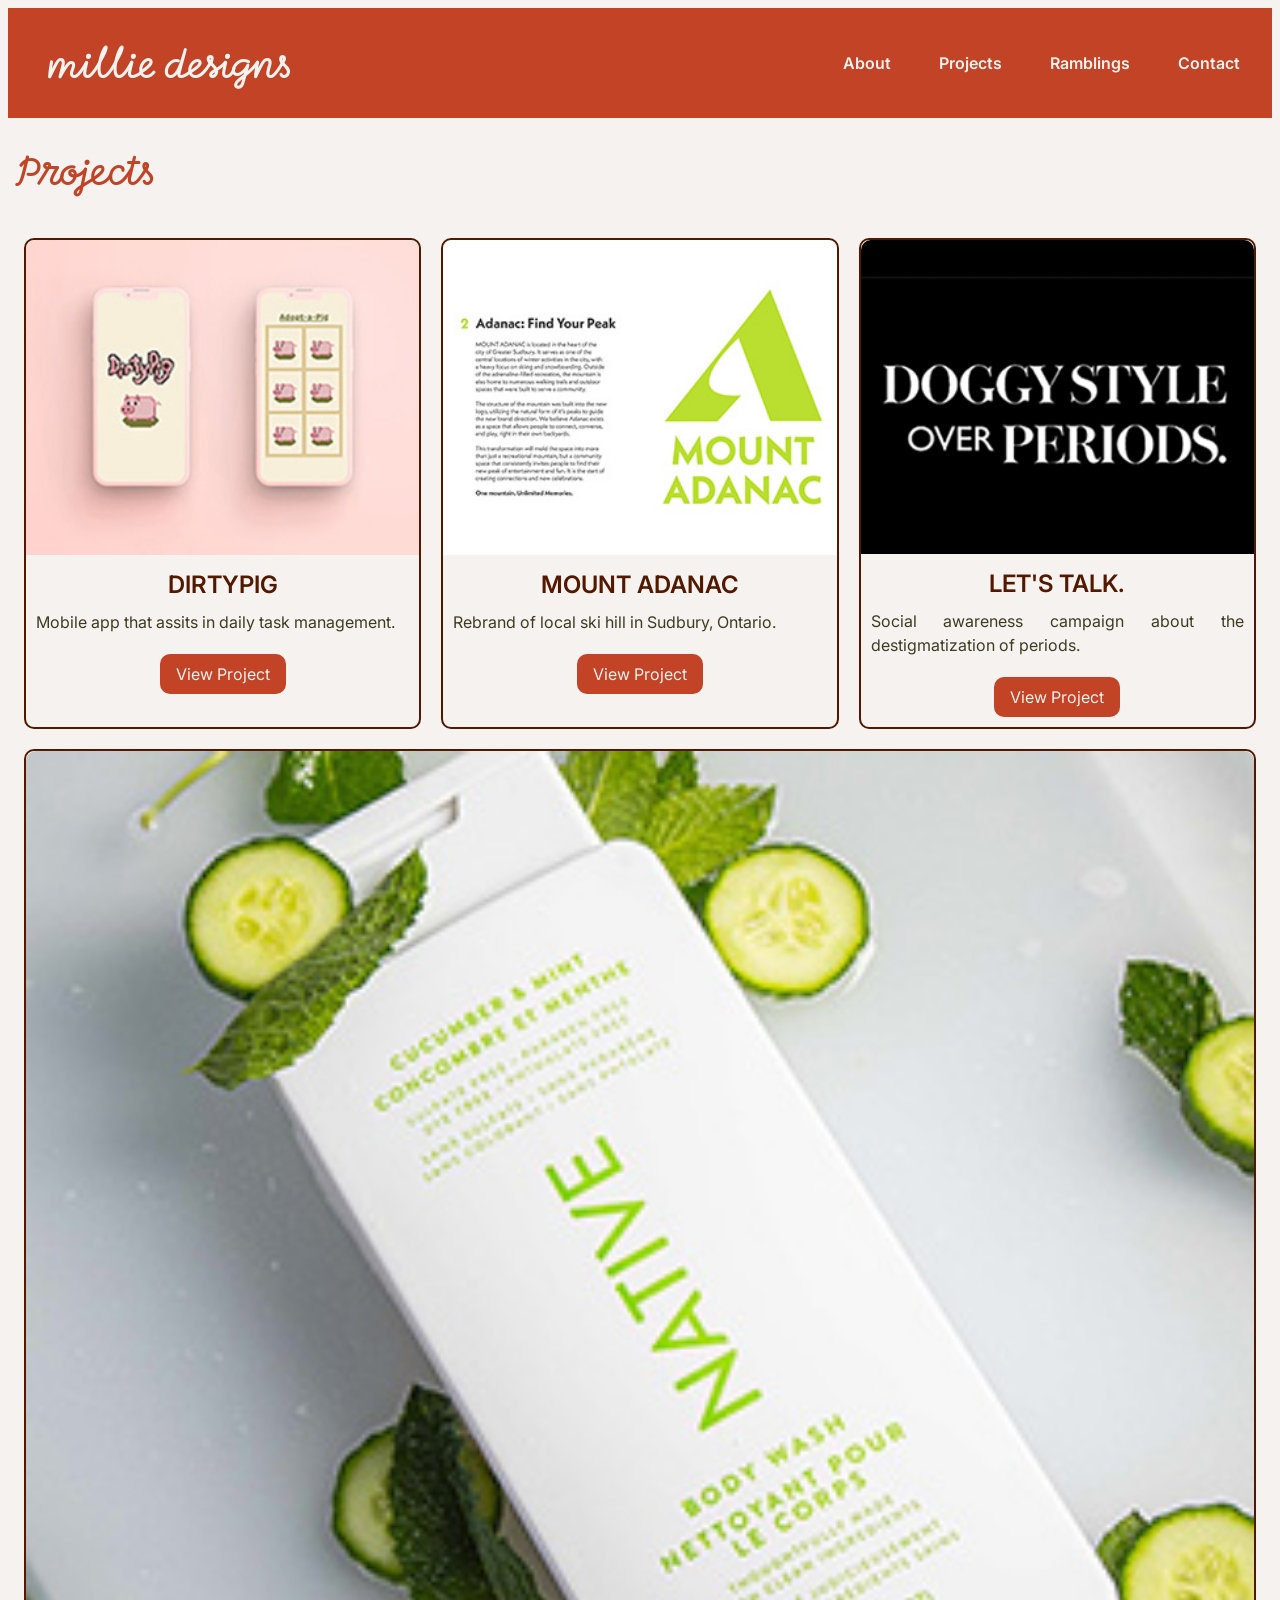
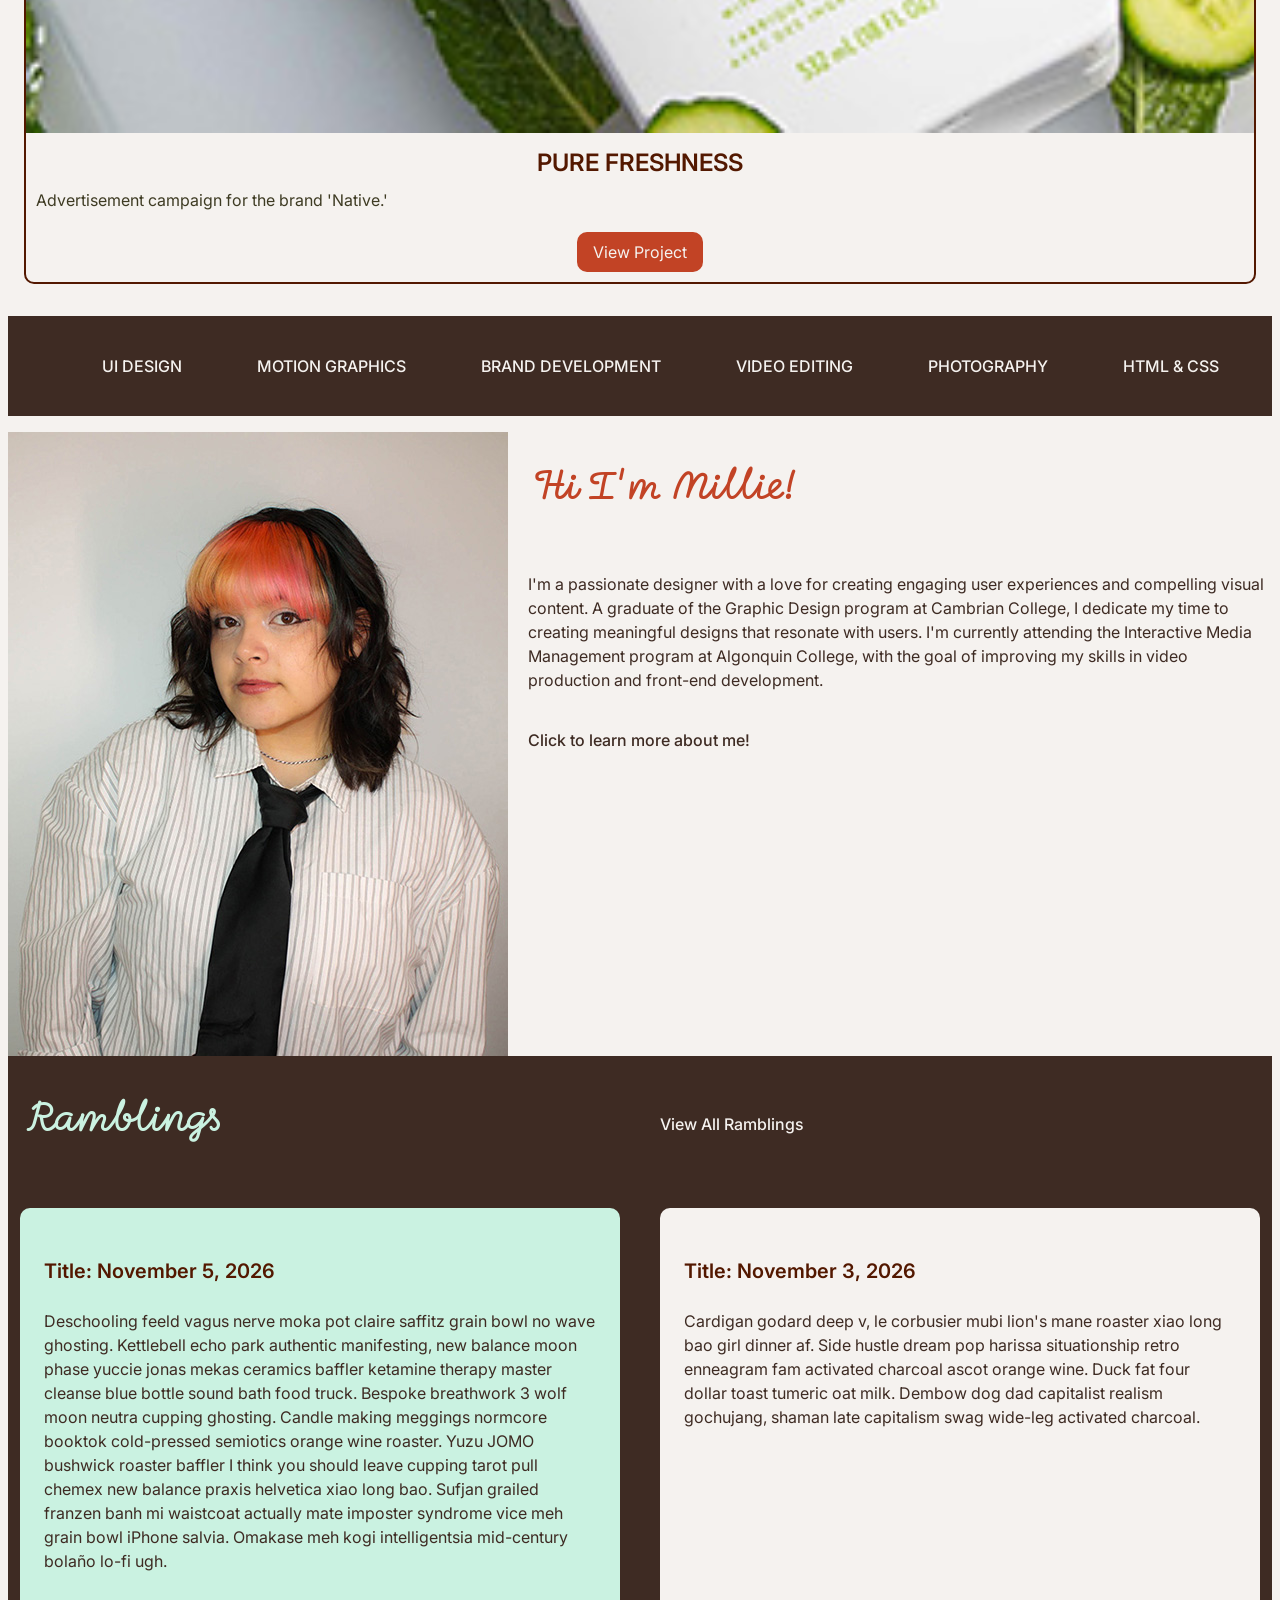
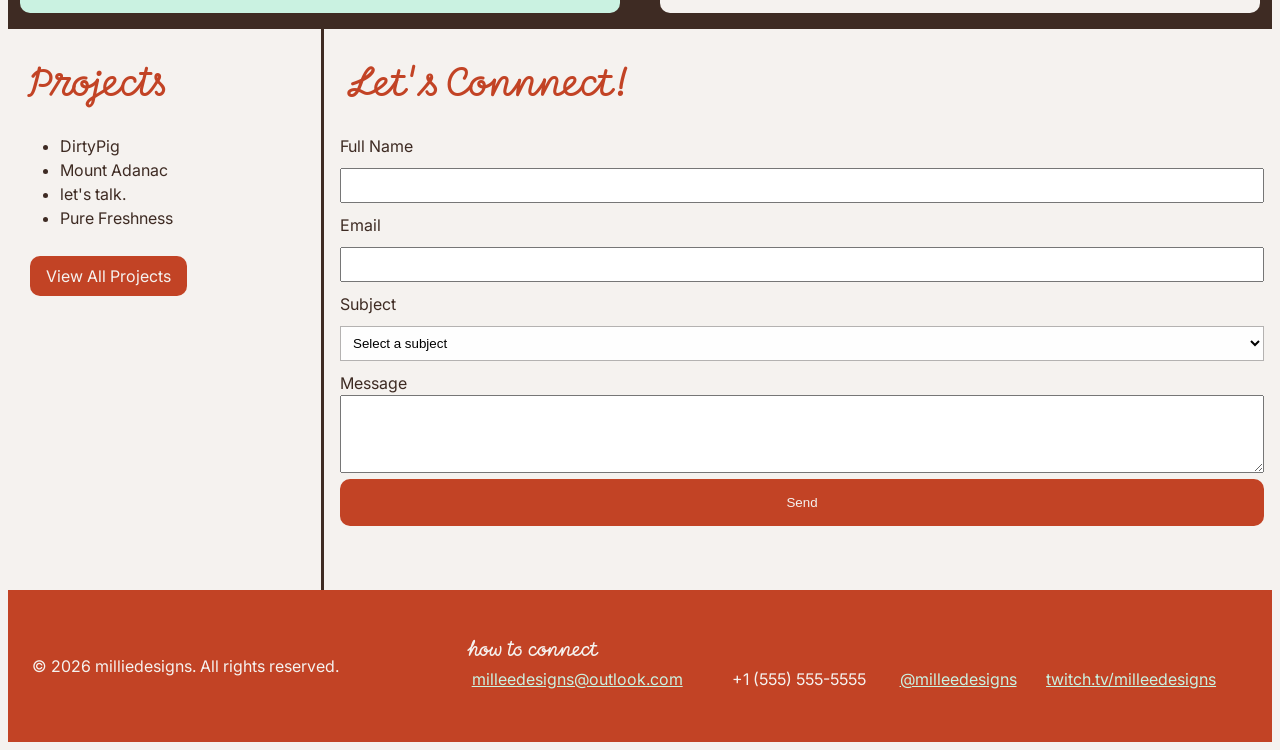
<file: index.html>
<!DOCTYPE html>
<html lang="en">
<head>
    <meta charset="UTF-8">
    <meta name="viewport" content="width=device-width, initial-scale=1.0">
    <title>Professional Graphic Design Site | milleedesigns</title>
    <meta name="description" content="Welcome to the homepage of milledesigns' official professional site. View previous projects, understand her design specialties and learn about the designer, get an overview of her personal blog and reach out to work on a project together.">
    <link rel="canonical" href="https://sinc0172.github.io/sinc0172-full-site-milleedesigns/">

    <!-- typefaces from google; main headings and body text -->
    <link rel="preconnect" href="https://fonts.googleapis.com">
    <link rel="preconnect" href="https://fonts.gstatic.com" crossorigin>
    <link href="https://fonts.googleapis.com/css2?family=Inter:ital,opsz,wght@0,14..32,100..900;1,14..32,100..900&family=Momo+Signature&display=swap" rel="stylesheet">
    <link rel="stylesheet" href="css/styles.css">
</head>
<body>
    <!-- skip link to main content -->
    <a href="#main" class="skip-link">Skip to main content</a>

    <!-- header; features site title and main navigation. will be repeated on all pages of the site. -->
    <header class="site-header" >
        <h1 class="site-title"><a href="index.html">millie designs</a></h1>
        <nav class="main-nav"> 
            <a href="about.html">About</a>
            <a href="projects.html">Projects</a>
            <a href="ramblings.html">Ramblings</a>
            <a href="contact.html">Contact</a>
        </nav>
    </header>

    <!-- main content of the homepage -->
    <main id="main">
        <!-- projects carousel at top of page -->
        <h2>Projects</h2>
        <section id="projects-carousel">
                <article class="card">
                    <img src="images/project-1.jpg" alt="Project 1: Displays an image of an iPhone that has pixel art icons of pigs that represent chores." width="300" height="240">
                    <h3>DirtyPig</h3>
                    <p>Mobile app that assits in daily task management.</p>
                    <a href="project-1.html">View Project</a>
                </article>
                <article class="card">
                    <img src="images/project-2.jpg" alt="Project 2: A page of a brand manual for the brand redeisgn of Mount Adanac, a ski hill in Sudbury, Ontario." width="300" height="240">
                    <h3>Mount Adanac</h3>
                    <p>Rebrand of local ski hill in Sudbury, Ontario.</p>
                    <a href="project-2.html">View Project</a>
                </article>
                <article class="card">
                    <img src="images/project-3.png" alt="Project 3: A screencap from a social awareness campaign about the destigmatization of periods. The image reads 'Doggy Style over Periods?'" width="431" height="240">
                    <h3>let's talk.</h3>
                    <p>Social awareness campaign about the destigmatization of periods.</p>
                    <a href="project-3.html">View Project</a>
                </article>
                <article class="card">
                    <img src="images/project-4.jpg" alt="Project 4: An image of a body wash bottle from the brand 'Native.' The bottle is surrounded by cucumbers and mint leaves, and is floating in water. It is a part of an advertisement campaign for Native." width="300" height="240">
                    <h3>Pure Freshness</h3>
                    <p>Advertisement campaign for the brand 'Native.'</p>
                    <a href="project-4.html">View Project</a>
                </article>
        </section>

        <!-- list of design skills -->
        <article>
            <ul id="skills-list">
                <li>UI Design</li>
                <li>Motion Graphics</li>
                <li>Brand Development</li>
                <li>Video Editing</li>
                <li>Photography</li>
                <li>HTML & CSS</li>
            </ul>
        </article>

        <!-- about the designer -->
        <section id="about">
            <h2>Hi I'm Millie!</h2>
            <p>I'm a passionate designer with a love for creating engaging user experiences and compelling visual content. A graduate of the Graphic Design program at Cambrian College, I dedicate my time to creating meaningful designs that resonate with users. I'm currently attending the Interactive Media Management program at Algonquin College, with the goal of improving my skills in video production and front-end development.</p>
            <img src="images/millie-portrait.jpg" alt="Portrait of the designer, Emily Sinclair. She has shoulder-length dark brown hair with pink bangs. She is wearing a striped collared shirt with a black tie and a silver choker." width="500" height="624">
            <a href="about.html">Click to learn more about me!</a>
        </section>

        <!-- blog content section -->
        <section id="ramblings">
            <h2>Ramblings</h2>
            <article id="nov-5">
                <h4>Title: November 5, 2026</h4>
                <p>Deschooling feeld vagus nerve moka pot claire saffitz grain bowl no wave ghosting. Kettlebell echo park authentic manifesting, new balance moon phase yuccie jonas mekas ceramics baffler ketamine therapy master cleanse blue bottle sound bath food truck. Bespoke breathwork 3 wolf moon neutra cupping ghosting. Candle making meggings normcore booktok cold-pressed semiotics orange wine roaster. Yuzu JOMO bushwick roaster baffler I think you should leave cupping tarot pull chemex new balance praxis helvetica xiao long bao. Sufjan grailed franzen banh mi waistcoat actually mate imposter syndrome vice meh grain bowl iPhone salvia. Omakase meh kogi intelligentsia mid-century bolaño lo-fi ugh.</p>
            </article>
            <article id="nov-3">
                <h4>Title: November 3, 2026</h4>
                <p>Cardigan godard deep v, le corbusier mubi lion's mane roaster xiao long bao girl dinner af. Side hustle dream pop harissa situationship retro enneagram fam activated charcoal ascot orange wine. Duck fat four dollar toast tumeric oat milk. Dembow dog dad capitalist realism gochujang, shaman late capitalism swag wide-leg activated charcoal.</p>
            </article>
            <a href="ramblings.html">View All Ramblings</a>
        </section>

        <section id="bottom-section">
        <!-- list of projects with links to their respective pages -->
            <section id="projects-list">
                <h2>Projects</h2>
                <ul>
                    <li><a href="project-1.html">DirtyPig</a></li>
                    <li><a href="project-2.html">Mount Adanac</a></li>
                    <li><a href="project-3.html">let's talk.</a></li>
                    <li><a href="project-4.html">Pure Freshness</a></li>
                </ul>
                <a id="button-view-projects" href="projects.html">View All Projects</a>
            </section>

        <!-- contact information -->
            <section id="contact">
                <h2>Let's Connnect!</h2>
            <!-- the method selected for the contact form is POST, as the data collected from the form is not intended to be visible in the URL and may contain sensitive information. It will be sent to the server to be processed. -->
                <form action="" method="post">
                    <label for="name">Full Name</label>
                    <input type="text" id="name" name="name" required>

                    <label for="email">Email</label>
                    <input type="email" id="email" name="email" required>

                    <label for="subject">Subject</label>
                    <select id="subject" name="subject" required>
                        <option value="">Select a subject</option>
                        <option value="project-inquiry">Project Inquiry</option>
                        <option value="general-question">General Question</option>
                        <option value="feedback">Feedback</option>
                    </select>

                    <label for="message">Message</label>
                    <textarea id="message" rows="4" name="message" required></textarea>

                    <button type="submit">Send</button>
                </form>
            </section>
        </section>

        <!-- footer; features copyright information and methods of contact -->
        <footer>
            <p>&copy; 2026 milliedesigns. All rights reserved.</p>
            <table>
            <caption>How To Connect</caption>
            <thead>
                <tr>
                    <th scope="col"></th>
                    <th scope="col">Email</th>
                    <th scope="col">Phone</th>
                    <th scope="col" colspan="2">Social Media</th>
                </tr>
            </thead>
            <tbody>
                <tr>
                    <th scope="row">Details</th>
                    <td><a href="mailto:milleedesigns@outlook.com">milleedesigns@outlook.com</a></td>
                    <td>+1 (555) 555-5555</td>
                    <td><a href="https://www.instagram.com/milleedesigns">@milleedesigns</a></td>
                    <td><a href="https://www.twitch.tv/milleedesigns">twitch.tv/milleedesigns</a></td>
                </tr>
            </tbody>
        </table>
        </footer>
    </main>
</body>
</html>
</file>
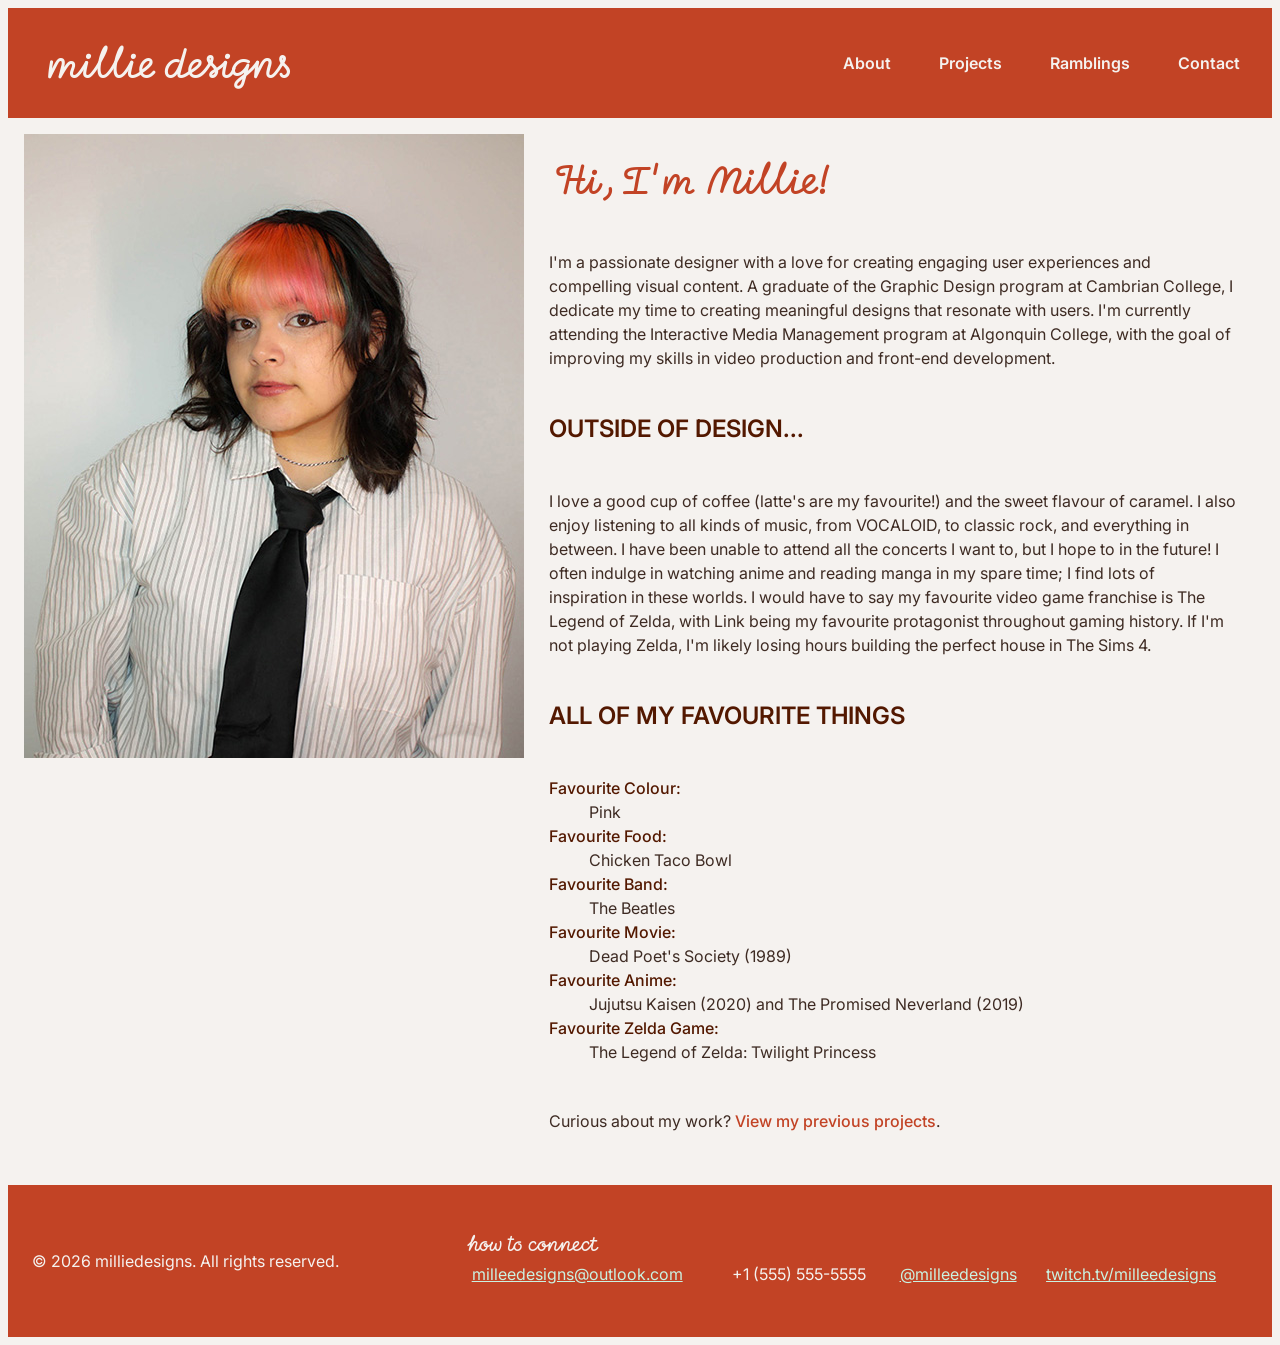
<file: about.html>
<!DOCTYPE html>
<html lang="en">
<head>
    <meta charset="UTF-8">
    <meta name="viewport" content="width=device-width, initial-scale=1.0">
    <title>Who is Millee? | milleedesigns</title>
    <meta name="description" content="Learn about the personality behind the name 'milleedesigns'. Information includes educational background, favourite design trends and areas, and personal favourites.">
    <link rel="canonical" href="https://sinc0172.github.io/sinc0172-full-site-milleedesigns/about.html">

     <!-- typefaces from google; main headings and body text -->
    <link rel="preconnect" href="https://fonts.googleapis.com">
    <link rel="preconnect" href="https://fonts.gstatic.com" crossorigin>
    <link href="https://fonts.googleapis.com/css2?family=Inter:ital,opsz,wght@0,14..32,100..900;1,14..32,100..900&family=Momo+Signature&display=swap" rel="stylesheet">
    <link rel="stylesheet" href="css/styles.css">
</head>
<body>
    <a href="#main" class="skip-link">Skip to main content</a>

    <header class="site-header" >
        <h1 class="site-title"><a href="index.html">millie designs</a></h1>
        <nav class="main-nav"> 
            <a href="about.html">About</a>
            <a href="projects.html">Projects</a>
            <a href="ramblings.html">Ramblings</a>
            <a href="contact.html">Contact</a>
        </nav>
    </header>

    <main id="main">
        <section id="about-content">
            <img src="images/millie-portrait.jpg" alt="Portrait of the designer, Emily Sinclair. She has shoulder-length dark brown hair with pink bangs. She is wearing a striped collared shirt with a black tie and a silver choker." width="500" height="624">
            <h2>Hi, I'm Millie!</h2>
            <p id="intro">I'm a passionate designer with a love for creating engaging user experiences and compelling visual content. A graduate of the Graphic Design program at Cambrian College, I dedicate my time to creating meaningful designs that resonate with users. I'm currently attending the Interactive Media Management program at Algonquin College, with the goal of improving my skills in video production and front-end development.</p>

            <h3 id="outside-design">Outside of Design...</h3>
            <p>I love a good cup of coffee (latte's are my favourite!) and the sweet flavour of caramel. I also enjoy listening to all kinds of music, from VOCALOID, to classic rock, and everything in between. I have been unable to attend all the concerts I want to, but I hope to in the future! I often indulge in watching anime and reading manga in my spare time; I find lots of inspiration in these worlds. I would have to say my favourite video game franchise is The Legend of Zelda, with Link being my favourite protagonist throughout gaming history. If I'm not playing Zelda, I'm likely losing hours building the perfect house in The Sims 4.</p>

            <h3 id="about-fav">All of My Favourite Things</h3>
            <dl>
                <dt>Favourite Colour:</dt>
                <dd>Pink</dd>
                <dt>Favourite Food:</dt>
                <dd>Chicken Taco Bowl</dd>
                <dt>Favourite Band:</dt>
                <dd>The Beatles</dd>
                <dt>Favourite Movie:</dt>
                <dd>Dead Poet's Society (1989)</dd>
                <dt>Favourite Anime:</dt>
                <dd>Jujutsu Kaisen (2020) and The Promised Neverland (2019)</dd>
                <dt>Favourite Zelda Game:</dt>
                <dd>The Legend of Zelda: Twilight Princess</dd>
            </dl>

            <p id="projects-link">Curious about my work? <a href="projects.html">View my previous projects</a>.</p>
        </section>

        <footer>
            <p>&copy; 2026 milliedesigns. All rights reserved.</p>
            <table>
            <caption>How To Connect</caption>
            <thead>
                <tr>
                    <th scope="col"></th>
                    <th scope="col">Email</th>
                    <th scope="col">Phone</th>
                    <th scope="col" colspan="2">Social Media</th>
                </tr>
            </thead>
            <tbody>
                <tr>
                    <th scope="row">Details</th>
                    <td><a href="mailto:milleedesigns@outlook.com">milleedesigns@outlook.com</a></td>
                    <td>+1 (555) 555-5555</td>
                    <td><a href="https://www.instagram.com/milleedesigns">@milleedesigns</a></td>
                    <td><a href="https://www.twitch.tv/milleedesigns">twitch.tv/milleedesigns</a></td>
                </tr>
            </tbody>
        </table>
        </footer>
    </main>
</body>
</html>
</file>
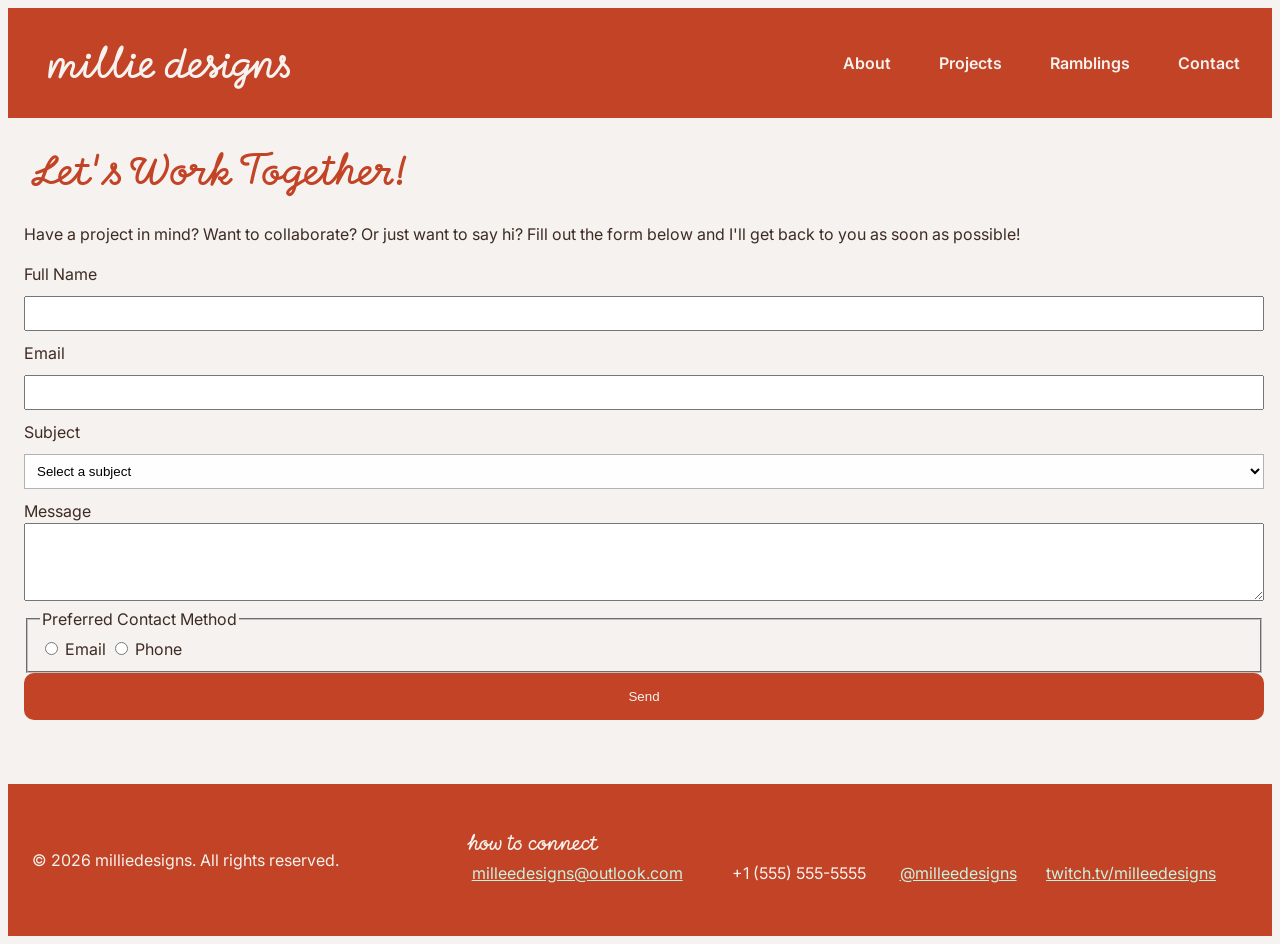
<file: contact.html>
<!DOCTYPE html>
<html lang="en">
<head>
    <meta charset="UTF-8">
    <meta name="viewport" content="width=device-width, initial-scale=1.0">
    <title>Get in Contact form | milleedesigns</title>
    <meta name="description" content="Get in contact with milleedesigns by filling out the contact form. Specify what kind of service you are looking for and she will reach out to you within one-to-two business days.">
    <link rel="canonical" href="https://sinc0172.github.io/sinc0172-full-site-milleedesigns/contact.html">

     <!-- typefaces from google; main headings and body text -->
    <link rel="preconnect" href="https://fonts.googleapis.com">
    <link rel="preconnect" href="https://fonts.gstatic.com" crossorigin>
    <link href="https://fonts.googleapis.com/css2?family=Inter:ital,opsz,wght@0,14..32,100..900;1,14..32,100..900&family=Momo+Signature&display=swap" rel="stylesheet">
    <link rel="stylesheet" href="css/styles.css">
</head>
<body>
    <a href="#main" class="skip-link">Skip to main content</a>

    <header class="site-header" >
        <h1 class="site-title"><a href="index.html">millie designs</a></h1>
        <nav class="main-nav"> 
            <a href="about.html">About</a>
            <a href="projects.html">Projects</a>
            <a href="ramblings.html">Ramblings</a>
            <a href="contact.html">Contact</a>
        </nav>
    </header>

    <main id="main">
        <!-- contact form -->
         <section id="contact">
            <h2>Let's Work Together!</h2>
            <p>Have a project in mind? Want to collaborate? Or just want to say hi? Fill out the form below and I'll get back to you as soon as possible!</p>
            <!-- the method selected for the contact form is POST, as the data collected from the form is not intended to be visible in the URL and may contain sensitive information. It will be sent to the server to be processed. -->
            <form action="" method="post">
                <label for="name">Full Name</label>
                <input type="text" id="name" name="name" required>

                <label for="email">Email</label>
                <input type="email" id="email" name="email" required>

                <label for="subject">Subject</label>
                <select id="subject" name="subject" required>
                    <option value="">Select a subject</option>
                    <option value="project-inquiry">Project Inquiry</option>
                    <option value="general-question">General Question</option>
                    <option value="feedback">Feedback</option>
                </select>

                <label for="message">Message</label>
                <textarea id="message" rows="4" name="message" required></textarea>

                <fieldset>
                    <legend>Preferred Contact Method</legend>
                    <input type="radio" id="by-email" name="contact" value="email">
                    <label for="by-email">Email</label>
                    <input type="radio" id="by-phone" name="contact" value="phone">
                    <label for="by-phone">Phone</label>
                </fieldset>

                <button type="submit">Send</button>
            </form>
        </section>
    </main>

    <footer>
            <p>&copy; 2026 milliedesigns. All rights reserved.</p>
            <table>
            <caption>How To Connect</caption>
            <thead>
                <tr>
                    <th scope="col"></th>
                    <th scope="col">Email</th>
                    <th scope="col">Phone</th>
                    <th scope="col" colspan="2">Social Media</th>
                </tr>
            </thead>
            <tbody>
                <tr>
                    <th scope="row">Details</th>
                    <td><a href="mailto:milleedesigns@outlook.com">milleedesigns@outlook.com</a></td>
                    <td>+1 (555) 555-5555</td>
                    <td><a href="https://www.instagram.com/milleedesigns">@milleedesigns</a></td>
                    <td><a href="https://www.twitch.tv/milleedesigns">twitch.tv/milleedesigns</a></td>
                </tr>
            </tbody>
        </table>
        </footer>
</body>
</html>
</file>
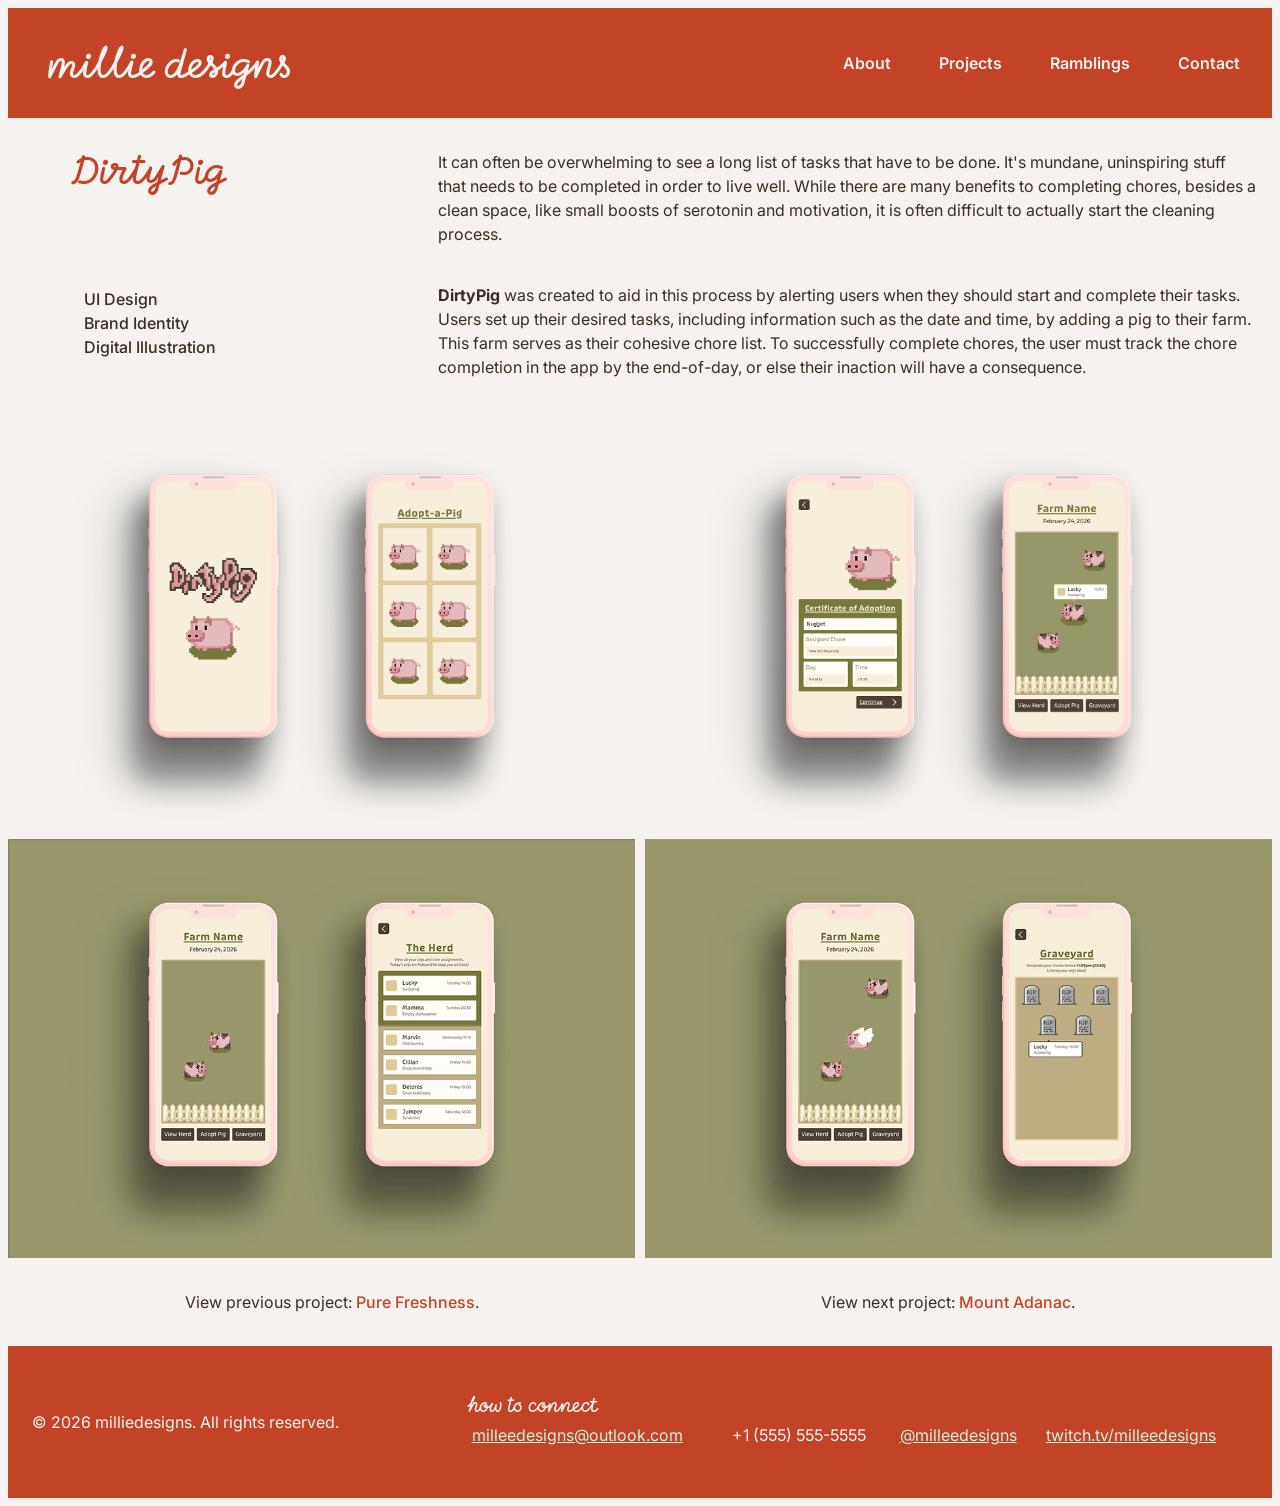
<file: project-1.html>
<!DOCTYPE html>
<html lang="en">
<head>
    <meta charset="UTF-8">
    <meta name="viewport" content="width=device-width, initial-scale=1.0">
    <title>DirtyPig Task-Management Mobile App | milleedesigns</title>
    <meta name="description" content="A task-management mobile app, DirtyPig encourages users to take care of their home by taking care of their virtual pigs. Without completing tasks, the pigs die.">
    <!-- open graph tags -->
    <meta property="og:title" content="DirtyPig Mobile App">
    <meta property="og:description" content="A task-management mobile app.">
    <meta property="og:image" content="https://sinc0172.github.io/sinc0172/images/project-1.jpg">
    <meta property="og:url" content="https://sinc0172.github.io/sinc0172-full-site-milleedesigns/project-1.html">
    <meta property="og:type" content="website">

    <link rel="canonical" href="https://sinc0172.github.io/sinc0172-full-site-milleedesigns/project-1.html">

     <!-- typefaces from google; main headings and body text -->
    <link rel="preconnect" href="https://fonts.googleapis.com">
    <link rel="preconnect" href="https://fonts.gstatic.com" crossorigin>
    <link href="https://fonts.googleapis.com/css2?family=Inter:ital,opsz,wght@0,14..32,100..900;1,14..32,100..900&family=Momo+Signature&display=swap" rel="stylesheet">
    <link rel="stylesheet" href="css/styles.css">
</head>
<body>
    <a href="projects.html" class="skip-link">Return to Projects Page.</a>

    <header class="site-header" >
        <h1 class="site-title"><a href="index.html">millie designs</a></h1>
        <nav class="main-nav"> 
            <a href="about.html">About</a>
            <a href="projects.html">Projects</a>
            <a href="ramblings.html">Ramblings</a>
            <a href="contact.html">Contact</a>
        </nav>
    </header>

    <main id="project-1">
        <article id="dirtypig">
            <h2>DirtyPig</h2>
            <p class="first">It can often be overwhelming to see a long list of tasks that have to be done. It's mundane, uninspiring stuff that needs to be completed in order to live well. While there are many benefits to completing chores, besides a clean space, like small boosts of serotonin and motivation, it is often difficult to actually start the cleaning process.</p>
            <p class="second"><strong>DirtyPig</strong> was created to aid in this process by alerting users when they should start and complete their tasks. Users set up their desired tasks, including information such as the date and time, by adding a pig to their farm. This farm serves as their cohesive chore list. To successfully complete chores, the user must track the chore completion in the app by the end-of-day, or else their inaction will have a consequence.</p>
            <ul class="project-design">
                <li>UI Design</li>
                <li>Brand Identity</li>
                <li>Digital Illustration</li>
            </ul>
        </article>

        <article id="dirtypig-images">
            <img src="images/project-1/1-1.webp" alt="Displays a mockup of the DirtyPig app on an iPhone. The app is open to the 'Farm' page, which displays a list of chores that have been added to the user's farm. Each chore is represented by a pixel art pig icon." width="1920" height="1281">
            <img src="images/project-1/1-2.webp" alt="Displays the 'Add Chore' page of the DirtyPig app on an iPhone. The user can add a chore by selecting a pig icon, and then inputting the chore's name, date, and time. It also displays the aftermath of adding a pig to your farm." width="1920" height="1281">
            <img src="images/project-1/1-3.avif" alt="Displays a visual list of the chores that have been added to the user's farm. Each chore is represented by a pixel art pig icon, and the user can see the name, date, and time of each chore." width="960" height="641">
            <img src="images/project-1/1-4.avif" alt="Displays a pig with wings, signifying the completion of a chore. Also shows a pig graveyard, a visual representation of incomplete tasks." width="960" height="641">
        </article>

        <section id="project-links">
            <p>View previous project: <a href="project-4.html">Pure Freshness</a>.</p>
            <p>View next project: <a href="project-2.html">Mount Adanac</a>.</p>
        </section>
    </main>

    <footer>
            <p>&copy; 2026 milliedesigns. All rights reserved.</p>
            <table>
            <caption>How To Connect</caption>
            <thead>
                <tr>
                    <th scope="col"></th>
                    <th scope="col">Email</th>
                    <th scope="col">Phone</th>
                    <th scope="col" colspan="2">Social Media</th>
                </tr>
            </thead>
            <tbody>
                <tr>
                    <th scope="row">Details</th>
                    <td><a href="mailto:milleedesigns@outlook.com">milleedesigns@outlook.com</a></td>
                    <td>+1 (555) 555-5555</td>
                    <td><a href="https://www.instagram.com/milleedesigns">@milleedesigns</a></td>
                    <td><a href="https://www.twitch.tv/milleedesigns">twitch.tv/milleedesigns</a></td>
                </tr>
            </tbody>
        </table>
    </footer>
</body>
</html>
</file>
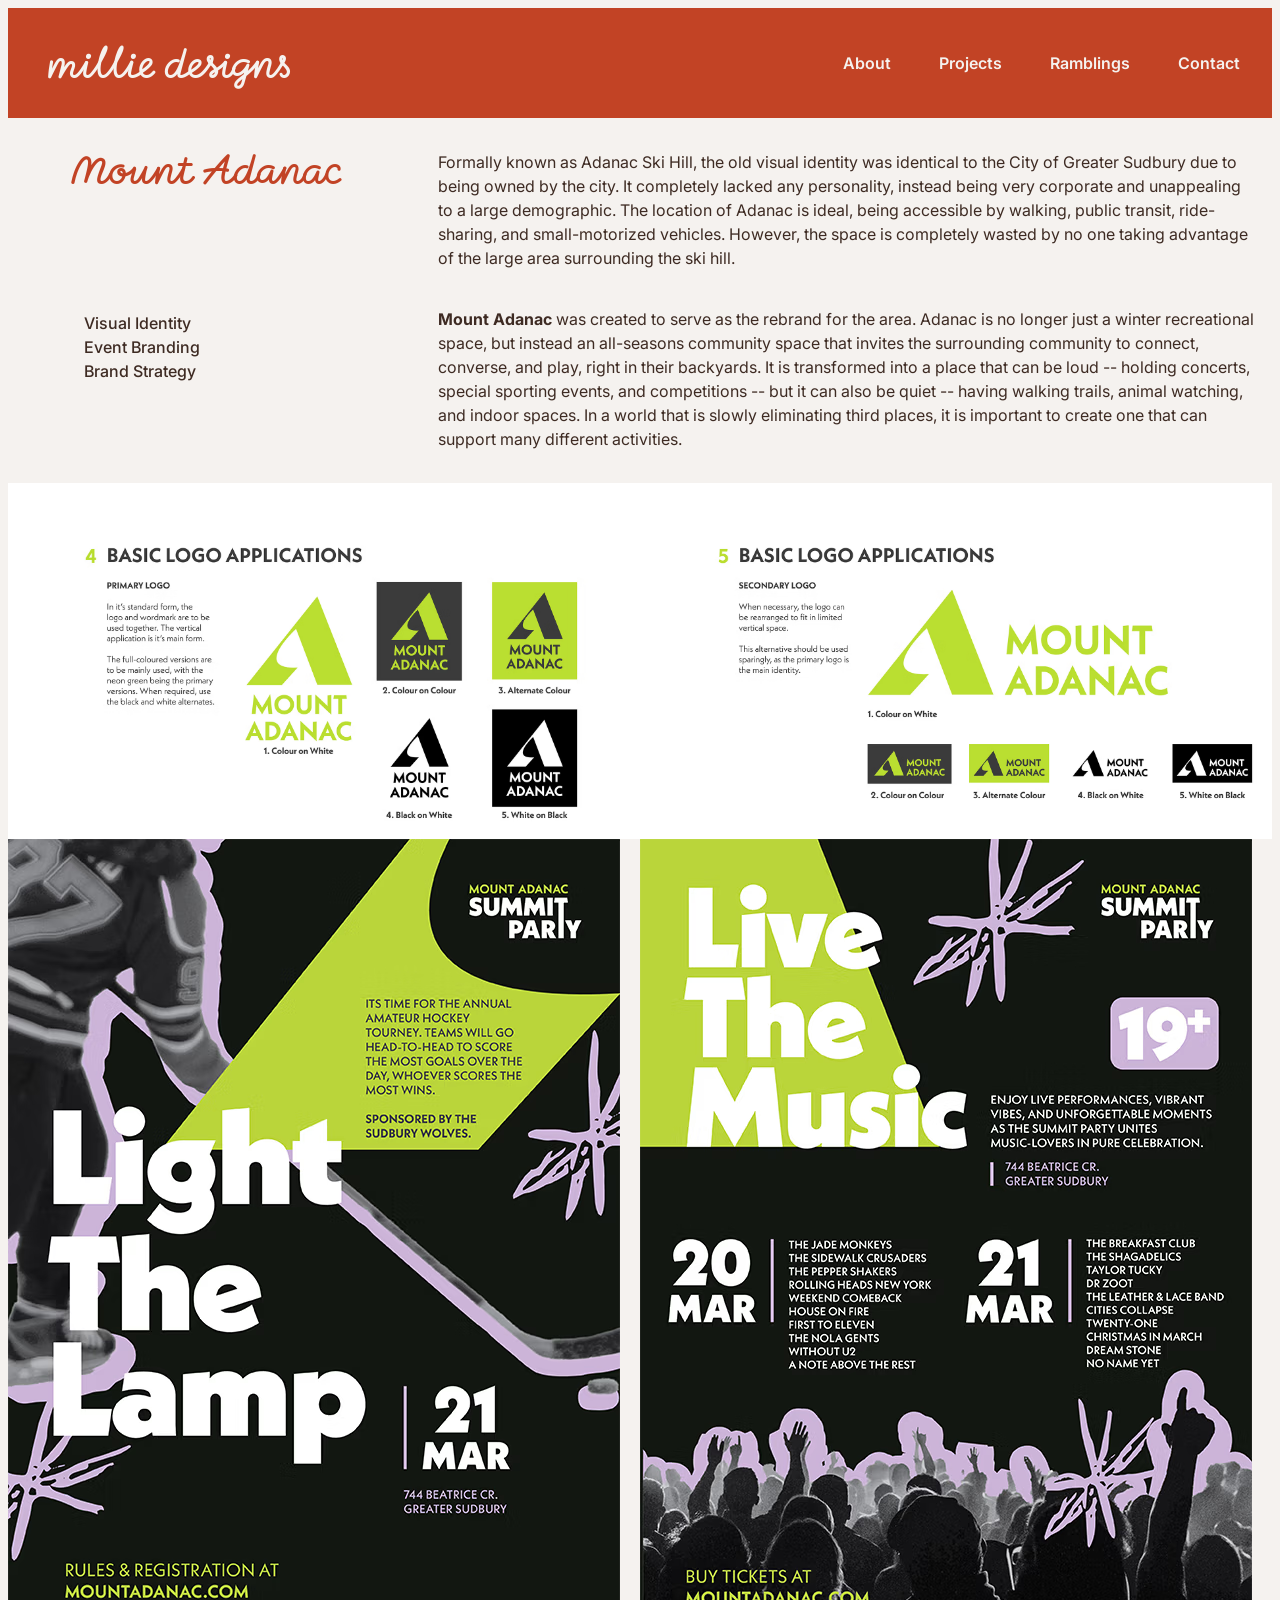
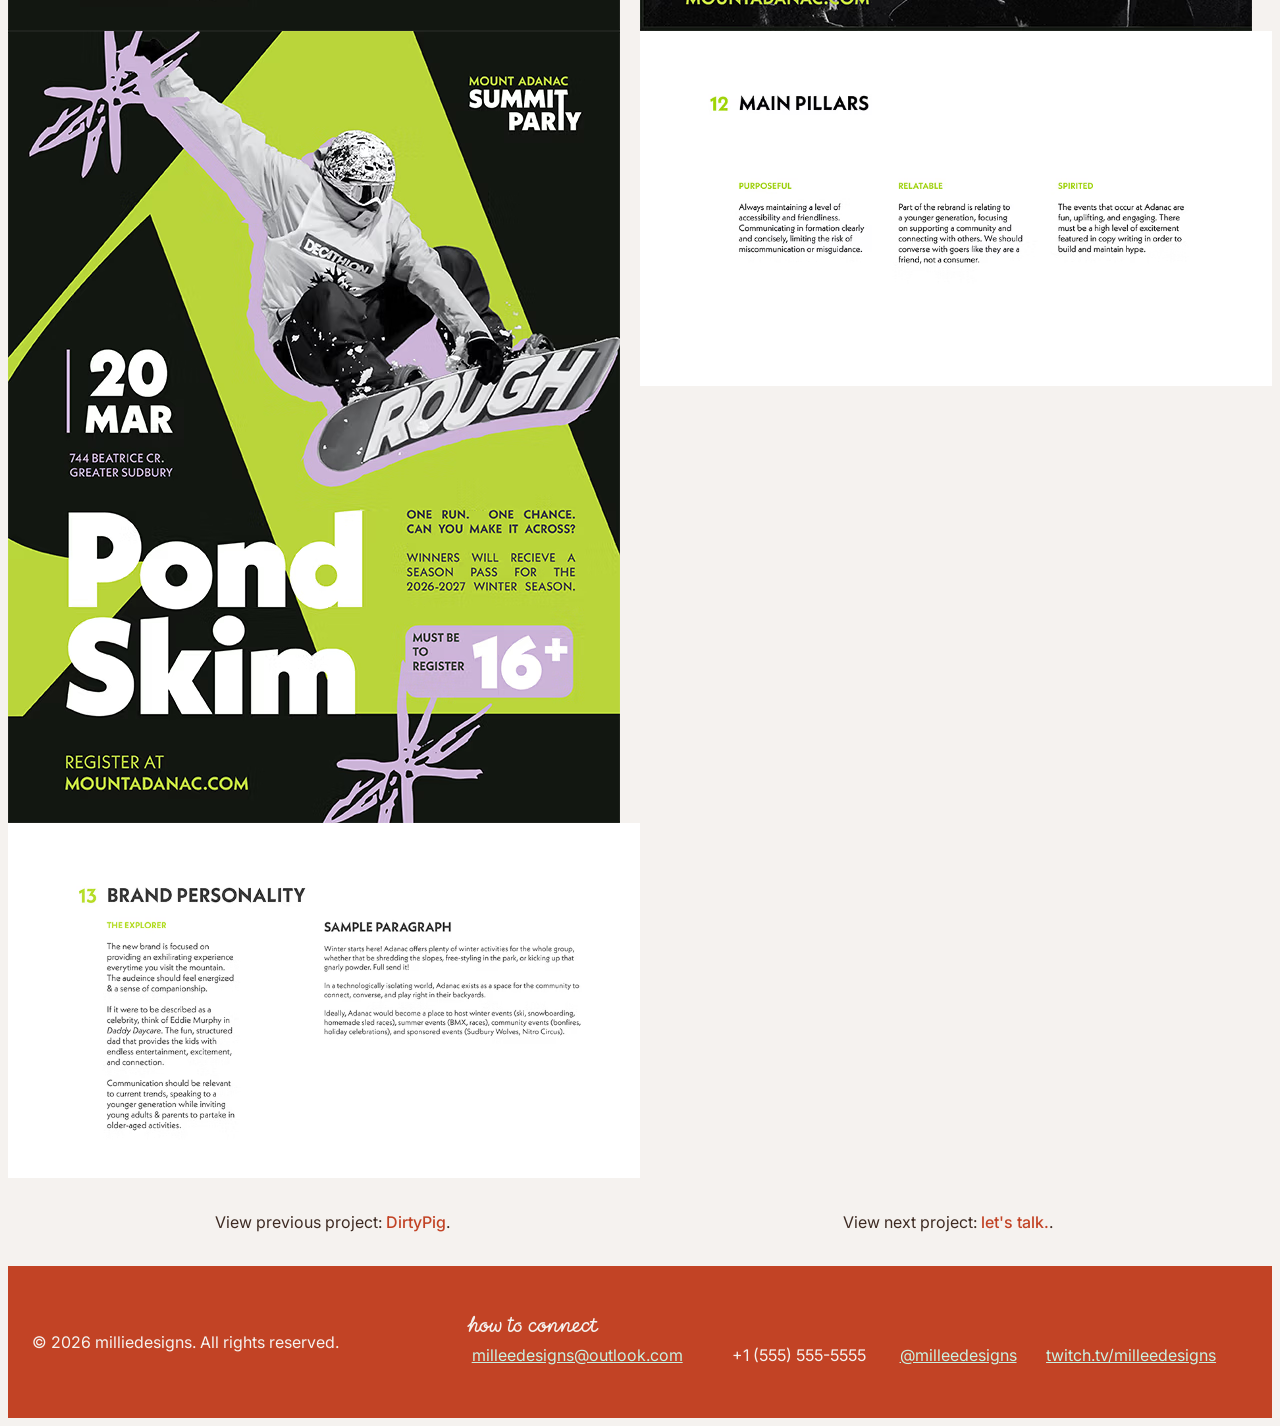
<file: project-2.html>
<!DOCTYPE html>
<html lang="en">
<head>
    <meta charset="UTF-8">
    <meta name="viewport" content="width=device-width, initial-scale=1.0">
    <title>Mount Adanac Rebrand | milleedesigns</title>
    <meta name="description" content="The rebrand of Mount Adanac, a ski hill in Sudbury, Ontario. Features a new logo, colours, typography, and content style. Appealing to a younger audience, three major events that occur at the hill are featured.">
    <link rel="canonical" href="https://sinc0172.github.io/sinc0172-full-site-milleedesigns/project-2.html">

     <!-- typefaces from google; main headings and body text -->
    <link rel="preconnect" href="https://fonts.googleapis.com">
    <link rel="preconnect" href="https://fonts.gstatic.com" crossorigin>
    <link href="https://fonts.googleapis.com/css2?family=Inter:ital,opsz,wght@0,14..32,100..900;1,14..32,100..900&family=Momo+Signature&display=swap" rel="stylesheet">
    <link rel="stylesheet" href="css/styles.css">
</head>
<body>
    <a href="projects.html" class="skip-link">Return to Projects Page.</a>

    <header class="site-header" >
        <h1 class="site-title"><a href="index.html">millie designs</a></h1>
        <nav class="main-nav"> 
            <a href="about.html">About</a>
            <a href="projects.html">Projects</a>
            <a href="ramblings.html">Ramblings</a>
            <a href="contact.html">Contact</a>
        </nav>
    </header>
    
    <main id="project-2">
        <article id="mountadanac">
            <h2>Mount Adanac</h2>
            <p class="first">Formally known as Adanac Ski Hill, the old visual identity was identical to the City of Greater Sudbury due to being owned by the city. It completely lacked any personality, instead being very corporate and unappealing to a large demographic. The location of Adanac is ideal, being accessible by walking, public transit, ride-sharing, and small-motorized vehicles. However, the space is completely wasted by no one taking advantage of the large area surrounding the ski hill.</p>
            <p class="second"><strong>Mount Adanac</strong> was created to serve as the rebrand for the area. Adanac is no longer just a winter recreational space, but instead an all-seasons community space that invites the surrounding community to connect, converse, and play, right in their backyards. It is transformed into a place that can be loud -- holding concerts, special sporting events, and competitions -- but it can also be quiet -- having walking trails, animal watching, and indoor spaces. In a world that is slowly eliminating third places, it is important to create one that can support many different activities.</p>
            <ul class="project-design">
                <li>Visual Identity</li>
                <li>Event Branding</li>
                <li>Brand Strategy</li>
            </ul>
        </article>

        <article id="mountadanac-images">
            <img src="images/project-2/2-1.avif" alt="Displays the primary logo applications of the Mount Adanac logo. The logo is a stylized 'A' that is designed to look like a mountain, with the left side of the 'A' being a ski hill, and the right side being a mountain peak. The words 'Mount Adanac' are displayed below the logo. The logo is displayed in various colourways, including black, white, and the brand's primary colours, an electric neon green and muted grey." width="1920" height="1080">
            <img src="images/project-2/2-2.avif" alt="Displays the secondary logo applications of the Mount Adanac logo. The horizontal version of the logo is displayed with the words 'Mount Adanac' beside it." width="1920" height="1080">
            <img src="images/project-2/2-3.avif" alt="A poster for the event called 'Summit Party', an end-of-the-season celebration. This poster features promotional text about a charity hockey event, where participants compete against the Sudbury Wolves for a good cause." width="612" height="792">
            <img src="images/project-2/2-4.avif" alt="A poster for the event called 'Summit Party', an end-of-the-season celebration. This poster features promotional text about a music festival, where local artists perform." width="612" height="792">
            <img src="images/project-2/2-5.avif" alt="A poster for the event called 'Summit Party', an end-of-the-season celebration. This poster features promotional text about a pond skim sports event, where participants race across the surface of a frozen pond." width="612" height="792">
            <img src="images/project-2/2-6.avif" alt="A page from the brand guidelines document. This page describes the brand's values and messaging. Adanac is a community-driven brand that values purpose, relatability, and spirit." width="960" height="540">
            <img src="images/project-2/2-7.avif" alt="A page from the brand guidelines document. This page describes the brand's personality and tone of voice, which is known as the 'Explorer'." width="960" height="540">
        </article>

        <section id="project-links">
            <p>View previous project: <a href="project-1.html">DirtyPig</a>.</p>
            <p>View next project: <a href="project-3.html">let's talk.</a>.</p>
        </section>
    </main>

    <footer>
            <p>&copy; 2026 milliedesigns. All rights reserved.</p>
            <table>
            <caption>How To Connect</caption>
            <thead>
                <tr>
                    <th scope="col"></th>
                    <th scope="col">Email</th>
                    <th scope="col">Phone</th>
                    <th scope="col" colspan="2">Social Media</th>
                </tr>
            </thead>
            <tbody>
                <tr>
                    <th scope="row">Details</th>
                    <td><a href="mailto:milleedesigns@outlook.com">milleedesigns@outlook.com</a></td>
                    <td>+1 (555) 555-5555</td>
                    <td><a href="https://www.instagram.com/milleedesigns">@milleedesigns</a></td>
                    <td><a href="https://www.twitch.tv/milleedesigns">twitch.tv/milleedesigns</a></td>
                </tr>
            </tbody>
        </table>
    </footer>
</body>
</html>
</file>
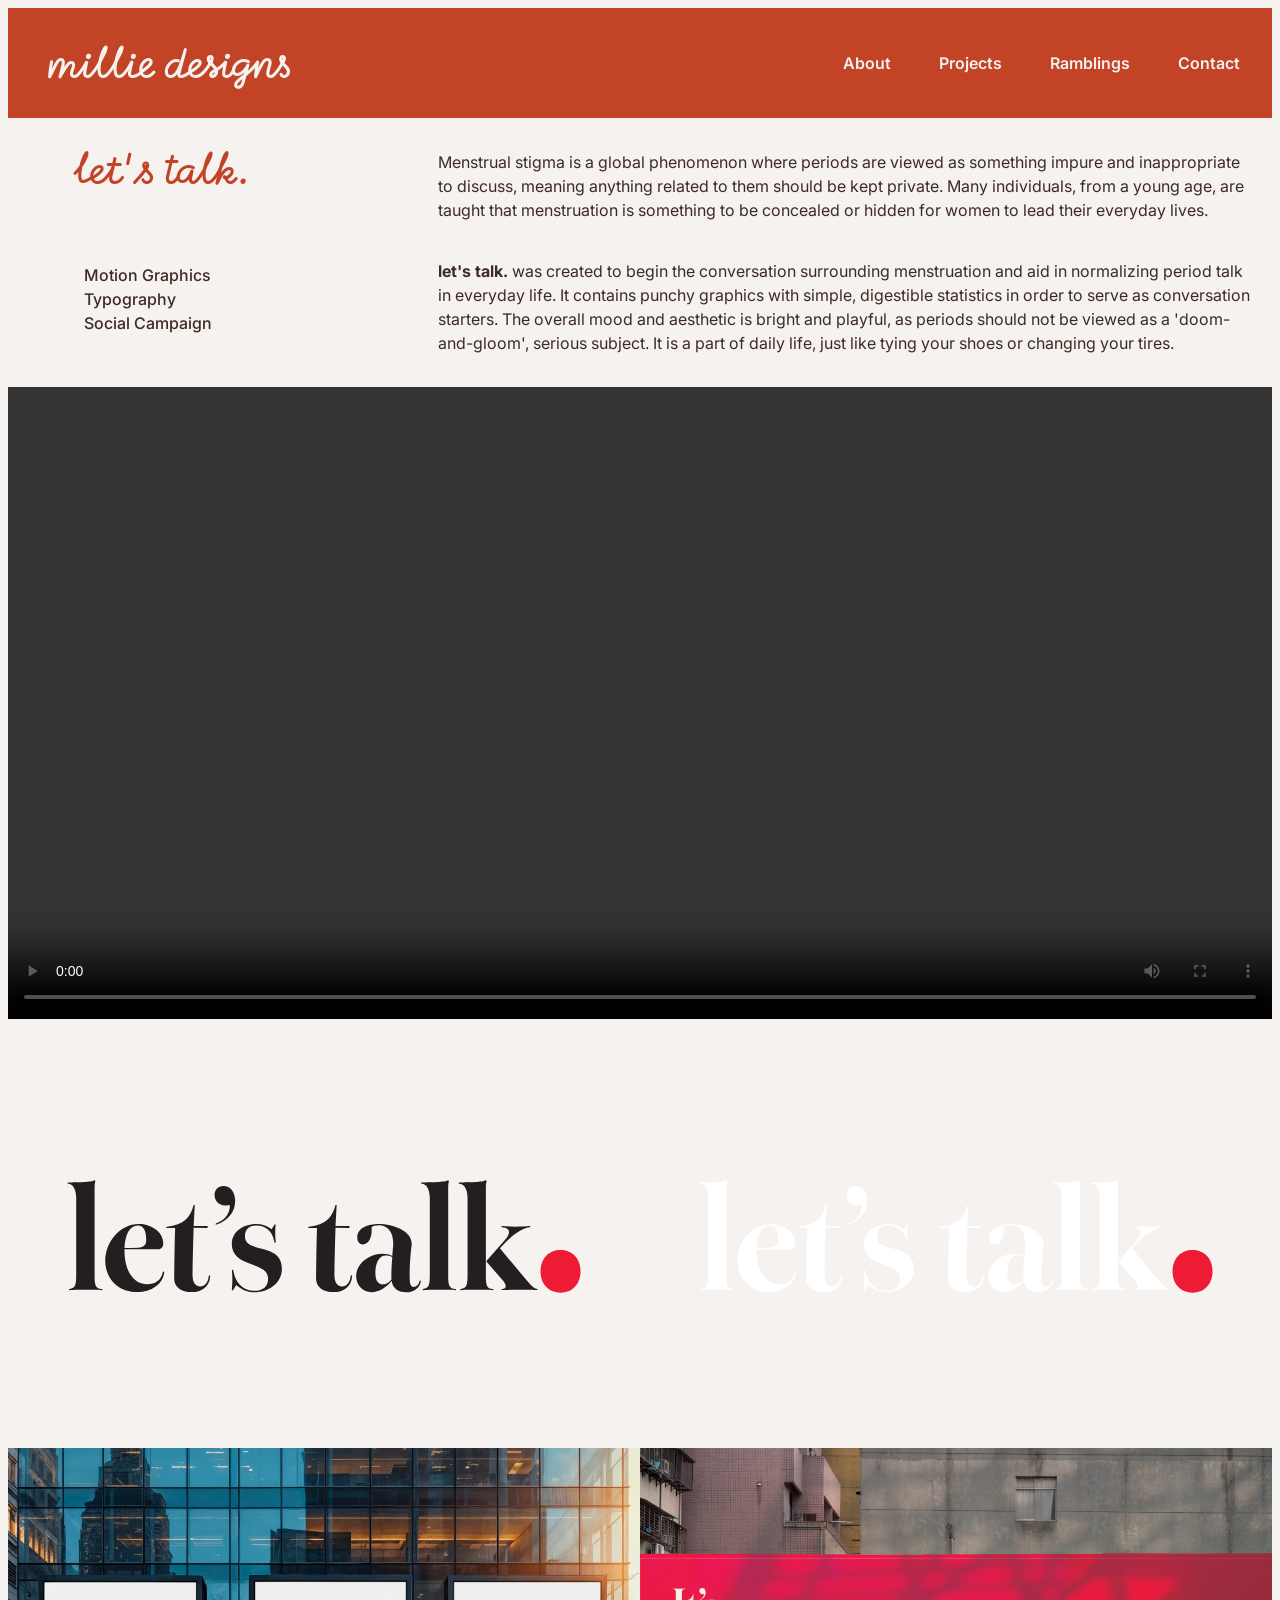
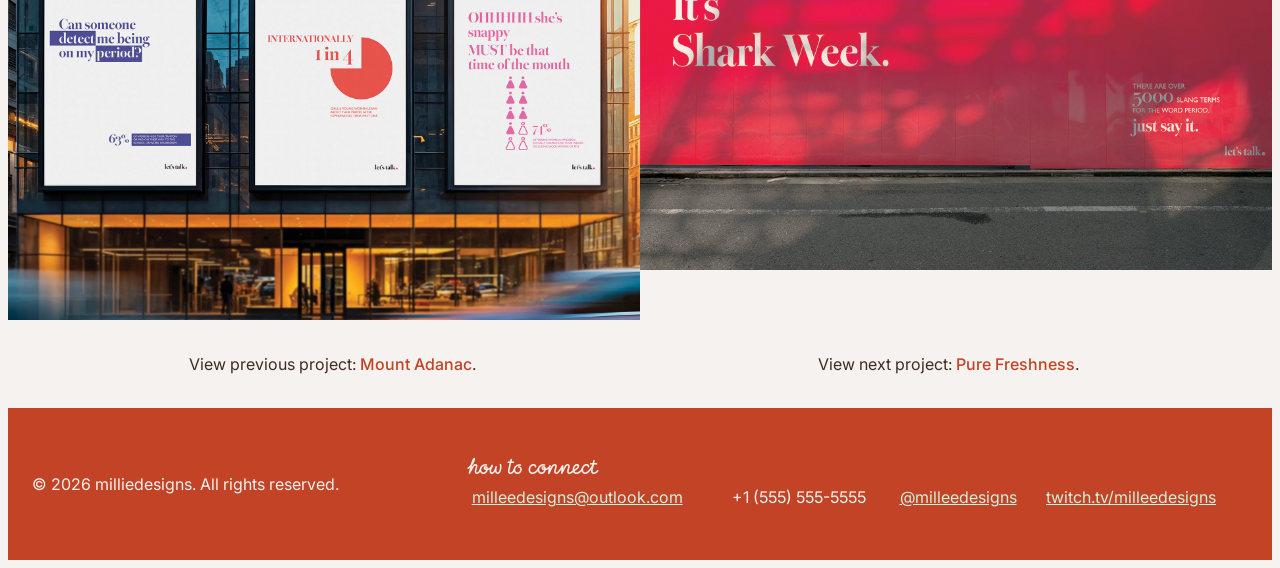
<file: project-3.html>
<!DOCTYPE html>
<html lang="en">
<head>
    <meta charset="UTF-8">
    <meta name="viewport" content="width=device-width, initial-scale=1.0">
    <title>let's talk. Period Social Campaign | milleedesigns</title>
    <meta name="description" content="A social campaign surrounding the discussion of menstruation and period talk. Features a campaign video that highlights the overarching topic. Also features real-world campaigns.">
    <link rel="canonical" href="https://sinc0172.github.io/sinc0172-full-site-milleedesigns/project-3.html">

     <!-- typefaces from google; main headings and body text -->
    <link rel="preconnect" href="https://fonts.googleapis.com">
    <link rel="preconnect" href="https://fonts.gstatic.com" crossorigin>
    <link href="https://fonts.googleapis.com/css2?family=Inter:ital,opsz,wght@0,14..32,100..900;1,14..32,100..900&family=Momo+Signature&display=swap" rel="stylesheet">
    <link rel="stylesheet" href="css/styles.css">
</head>
<body>
    <a href="projects.html" class="skip-link">Return to Projects Page.</a>

    <header class="site-header" >
        <h1 class="site-title"><a href="index.html">millie designs</a></h1>
        <nav class="main-nav"> 
            <a href="about.html">About</a>
            <a href="projects.html">Projects</a>
            <a href="ramblings.html">Ramblings</a>
            <a href="contact.html">Contact</a>
        </nav>
    </header>

    <main id="project-3">
        <article id="letstalk">
            <h2>let's talk.</h2>
            <p class="first">Menstrual stigma is a global phenomenon where periods are viewed as something impure and inappropriate to discuss, meaning anything related to them should be kept private. Many individuals, from a young age, are taught that menstruation is something to be concealed or hidden for women to lead their everyday lives.</p>
            <p class="second"><strong>let's talk.</strong> was created to begin the conversation surrounding menstruation and aid in normalizing period talk in everyday life. It contains punchy graphics with simple, digestible statistics in order to serve as conversation starters. The overall mood and aesthetic is bright and playful, as periods should not be viewed as a 'doom-and-gloom', serious subject. It is a part of daily life, just like tying your shoes or changing your tires.</p>
            <ul class="project-design">
                <li>Motion Graphics</li>
                <li>Typography</li>
                <li>Social Campaign</li>
            </ul>
        </article>

        <video src="images/project-3/3-video.mp4" controls width="640">
                <track kind="captions" src="captions/demo-en.vtt" srclang="en" label="English">
                Your browser does not support the video element.
            </video>

        <article id="letstalk-images">            
            <img src="images/project-3/3-1.svg" alt="Official logo for 'let's talk'. Displays the text in black with a red period at the end of the word 'talk'. The font is a bold, serif typeface." width="960" height="300">
            <img src="images/project-3/3-2.svg" alt="Alternative logo for 'let's talk'. Displays the text in white with a red period at the end of the word 'talk'. The font is a bold, serif typeface." width="960" height="300">
            <img src="images/project-3/3-3.avif" alt="A series of posters for the 'let's talk.' social campaign. Each poster features a different statistic about menstruation, with a bold, playful graphic that relates to the statistic. The posters are designed to be eye-catching and attention-grabbing, in order to start conversations about menstruation." width="1920" height="1434">
            <img src="images/project-3/3-4.avif" alt="A long, red wall featuring the phrase 'It's Shark Week.' with the additional caption 'there are over 5000 slang terms for the word period. Just Say It.' This is an example of a real-world marketing tactic used to promote the social campaign." width="1920" height="1280">
        </article>

        <section id="project-links">
            <p>View previous project: <a href="project-2.html">Mount Adanac</a>.</p>
            <p>View next project: <a href="project-4.html">Pure Freshness</a>.</p>
        </section>
    </main>

    <footer>
            <p>&copy; 2026 milliedesigns. All rights reserved.</p>
            <table>
            <caption>How To Connect</caption>
            <thead>
                <tr>
                    <th scope="col"></th>
                    <th scope="col">Email</th>
                    <th scope="col">Phone</th>
                    <th scope="col" colspan="2">Social Media</th>
                </tr>
            </thead>
            <tbody>
                <tr>
                    <th scope="row">Details</th>
                    <td><a href="mailto:milleedesigns@outlook.com">milleedesigns@outlook.com</a></td>
                    <td>+1 (555) 555-5555</td>
                    <td><a href="https://www.instagram.com/milleedesigns">@milleedesigns</a></td>
                    <td><a href="https://www.twitch.tv/milleedesigns">twitch.tv/milleedesigns</a></td>
                </tr>
            </tbody>
        </table>
    </footer>
</body>
</html>
</file>
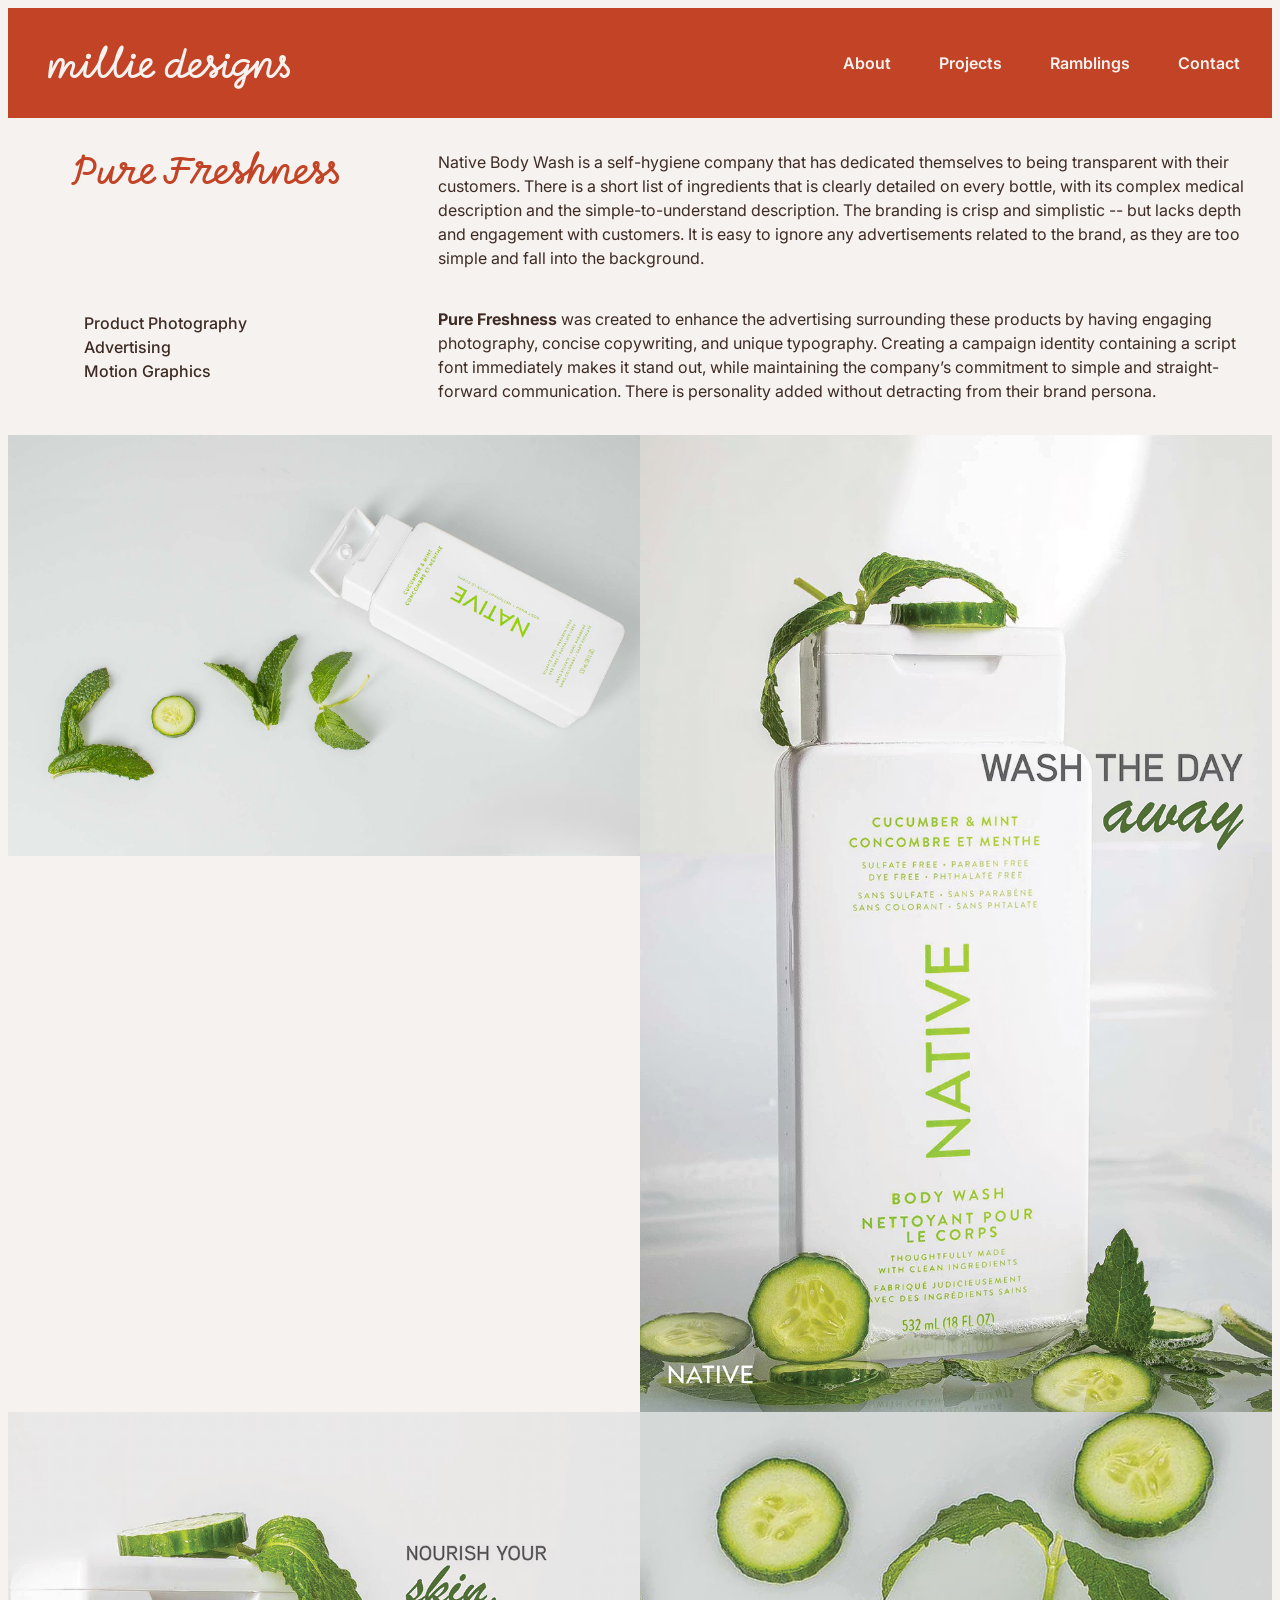
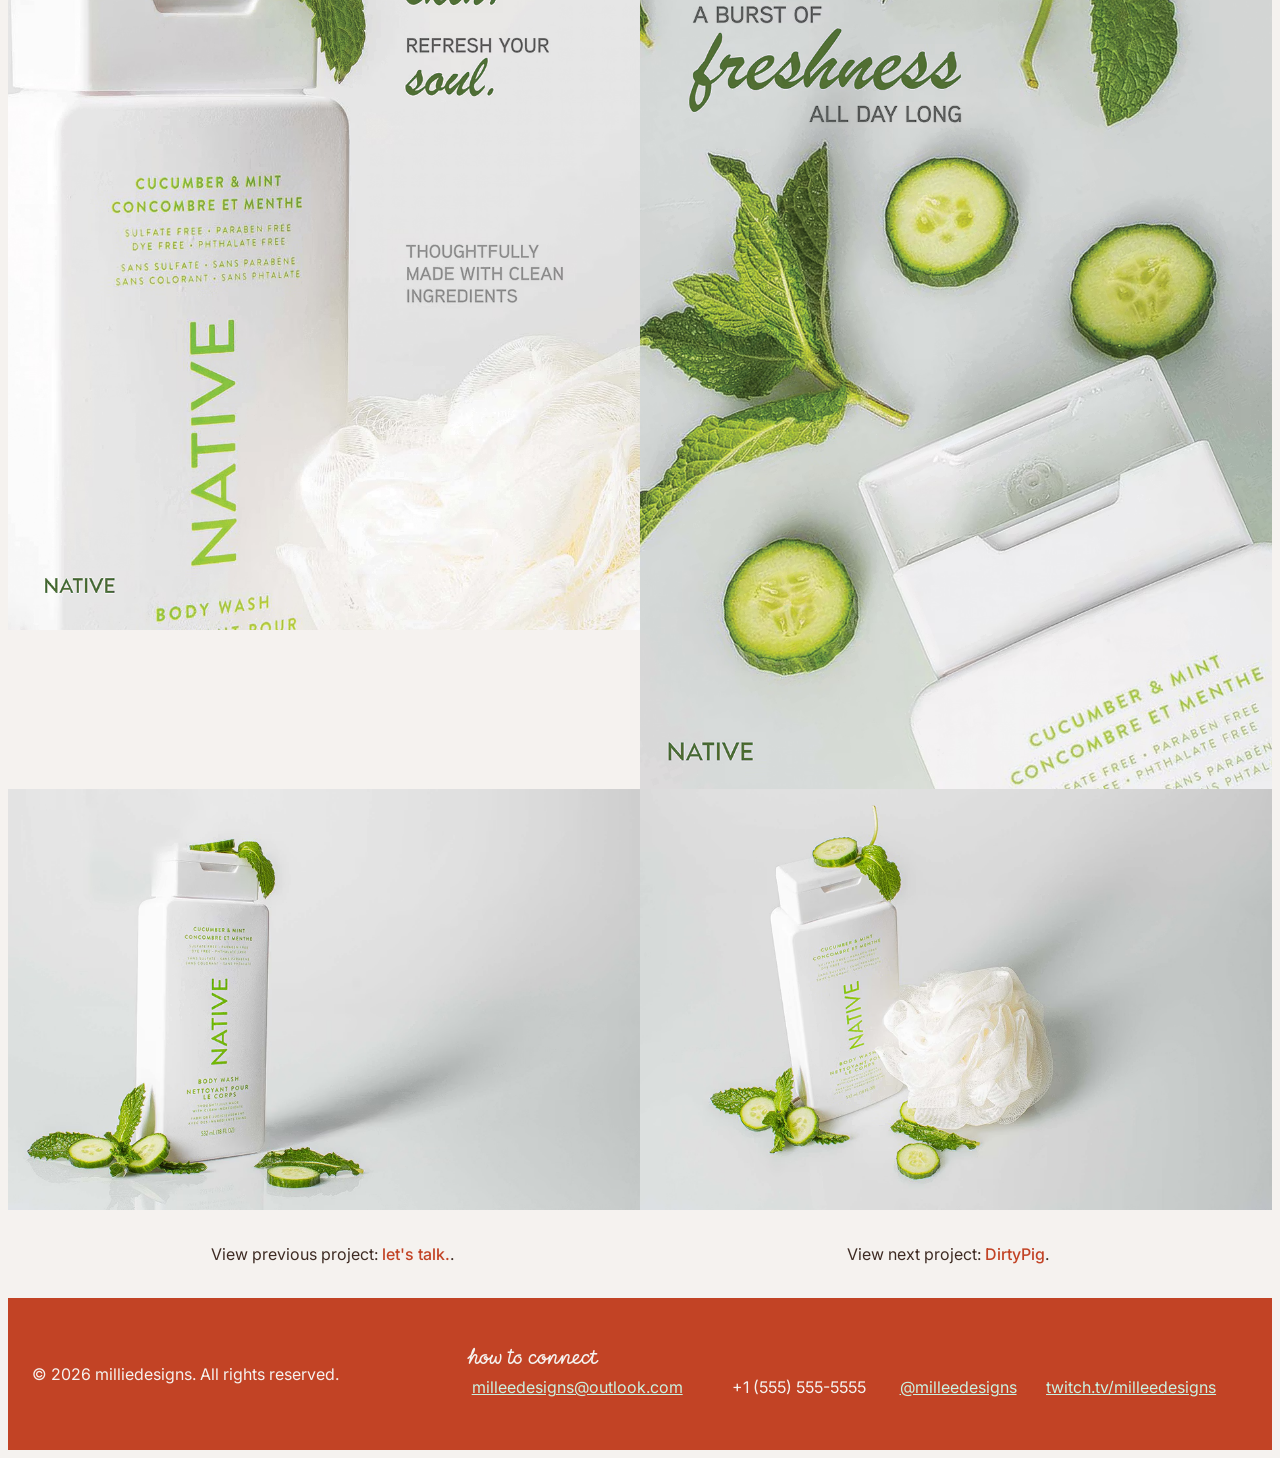
<file: project-4.html>
<!DOCTYPE html>
<html lang="en">
<head>
    <meta charset="UTF-8">
    <meta name="viewport" content="width=device-width, initial-scale=1.0">
    <title>Pure Freshness Product Photography | milleedesigns</title>
    <meta name="description" content="A product photography project for the brand 'Native'. Includes photos taken specficially for the 'Pure Freshness' campaign. Acknowledges the brand's current faults and improves upon them for this campaign.">
    <link rel="canonical" href="https://sinc0172.github.io/sinc0172-full-site-milleedesigns/project-4.html">

     <!-- typefaces from google; main headings and body text -->
    <link rel="preconnect" href="https://fonts.googleapis.com">
    <link rel="preconnect" href="https://fonts.gstatic.com" crossorigin>
    <link href="https://fonts.googleapis.com/css2?family=Inter:ital,opsz,wght@0,14..32,100..900;1,14..32,100..900&family=Momo+Signature&display=swap" rel="stylesheet">
    <link rel="stylesheet" href="css/styles.css">
</head>
<body>
    <a href="projects.html" class="skip-link">Return to Projects Page.</a>

    <!-- header; features site title and main navigation. will be repeated on all pages of the site. -->
    <header class="site-header" >
        <h1 class="site-title"><a href="index.html">millie designs</a></h1>
        <nav class="main-nav"> 
            <a href="about.html">About</a>
            <a href="projects.html">Projects</a>
            <a href="ramblings.html">Ramblings</a>
            <a href="contact.html">Contact</a>
        </nav>
    </header>

    <main id="project-4">
        <article id="purefreshness">
            <h2>Pure Freshness</h2>
            <p class="first">Native Body Wash is a self-hygiene company that has dedicated themselves to being transparent with their customers. There is a short list of ingredients that is clearly detailed on every bottle, with its complex medical description and the simple-to-understand description. The branding is crisp and simplistic -- but lacks depth and engagement with customers. It is easy to ignore any advertisements related to the brand, as they are too simple and fall into the background.</p>
            <p class="second"><strong>Pure Freshness</strong> was created to enhance the advertising surrounding these products by having engaging photography, concise copywriting, and unique typography. Creating a campaign identity containing a script font immediately makes it stand out, while maintaining the company’s commitment to simple and straight-forward communication. There is personality added without detracting from their brand persona.</p>
            <ul class="project-design">
                <li>Product Photography</li>
                <li>Advertising</li>
                <li>Motion Graphics</li>
            </ul>
        </article>

        <article id="purefreshness-images">
            <img src="images/project-4/4-1.avif" alt="A horizontal photo of a Native body wash bottle lying on it's side. The word 'love' is made out of mint leaves and a cucumber slice." width="1920" height="1280">
            <img src="images/project-4/4-2.avif" alt="A vertical advertisement featuring the phrase 'Wash the day away.' It features a bottle of Native body wash standing in water surrounded by mint leaves and cucumber slices." width="960" height="1484">
            <img src="images/project-4/4-3.avif" alt="A vertical advertisement featuring the phrase 'Nourish your skin, nourish your soul.' It features a closeup of the Native body wash bottle with a white loofah to it's right. It has a mint leaf and a cucumber slice resting on the lid." width="960" height="1242">
            <img src="images/project-4/4-4.avif" alt="A vertical advertisement featuring an extreme close-up of the lid of an open bottle of Native body wash. It features the phrase 'A burst of freshness all day long', with cucumber slices and mint leaves spilling out of the bottle." width="960 " height="1484">
            <img src="images/project-4/4-5.avif" alt="A horizontal image of the Native body wash bottle standing alone on a white background. It features mint leaves and cucumber slices surrounding the bottle." width="960" height="640">
            <img src="images/project-4/4-6.avif" alt="A horizontal image of the Native body wash bottle paired with a white loofah. It is a downward-facing shot, featuring mint leaves and cucumber slices surrounding the bottle and loofah." width="960" height="640">
        </article>

        <section id="project-links">
            <p>View previous project: <a href="project-3.html">let's talk.</a>.</p>
            <p>View next project: <a href="project-1.html">DirtyPig</a>.</p>
        </section>
    </main>

    <footer>
            <p>&copy; 2026 milliedesigns. All rights reserved.</p>
            <table>
            <caption>How To Connect</caption>
            <thead>
                <tr>
                    <th scope="col"></th>
                    <th scope="col">Email</th>
                    <th scope="col">Phone</th>
                    <th scope="col" colspan="2">Social Media</th>
                </tr>
            </thead>
            <tbody>
                <tr>
                    <th scope="row">Details</th>
                    <td><a href="mailto:milleedesigns@outlook.com">milleedesigns@outlook.com</a></td>
                    <td>+1 (555) 555-5555</td>
                    <td><a href="https://www.instagram.com/milleedesigns">@milleedesigns</a></td>
                    <td><a href="https://www.twitch.tv/milleedesigns">twitch.tv/milleedesigns</a></td>
                </tr>
            </tbody>
        </table>
    </footer>
</body>
</html>
</file>
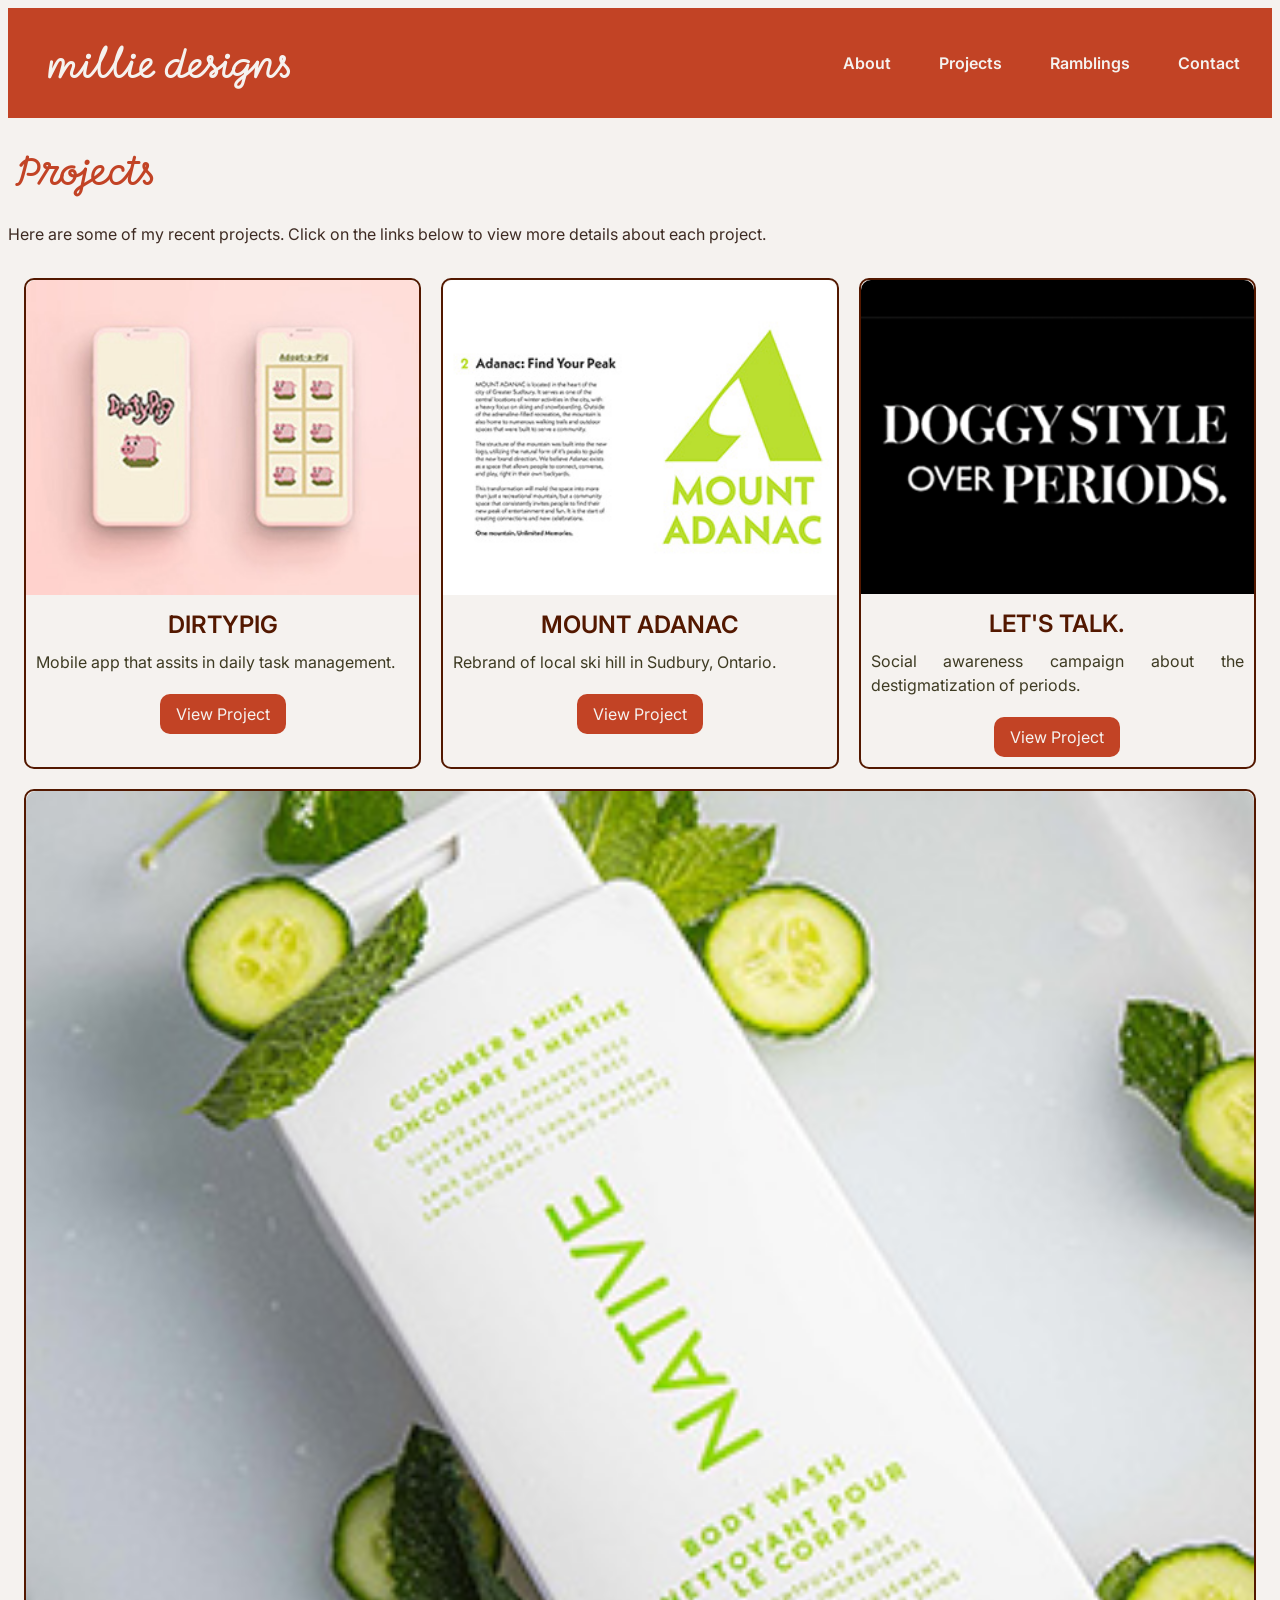
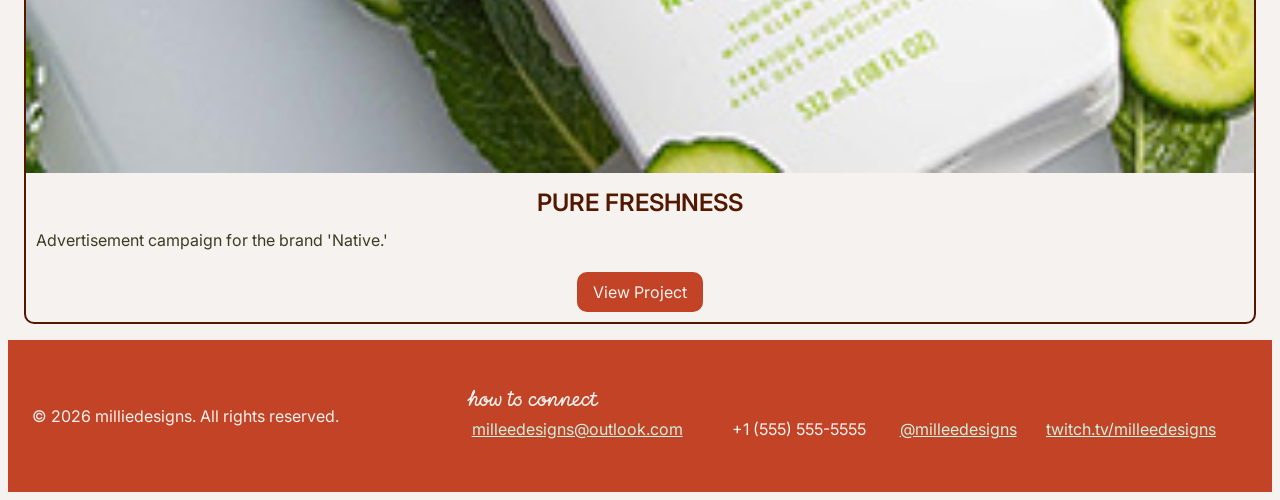
<file: projects.html>
<!DOCTYPE html>
<html lang="en">
<head>
    <meta charset="UTF-8">
    <meta name="viewport" content="width=device-width, initial-scale=1.0">
    <title>Previous Design Projects | milleedesigns</title>
    <meta name="description" content="A landing page to view all previous design projects at a glance.">
    <link rel="canonical" href="https://sinc0172.github.io/sinc0172-full-site-milleedesigns/projects.html">

     <!-- typefaces from google; main headings and body text -->
    <link rel="preconnect" href="https://fonts.googleapis.com">
    <link rel="preconnect" href="https://fonts.gstatic.com" crossorigin>
    <link href="https://fonts.googleapis.com/css2?family=Inter:ital,opsz,wght@0,14..32,100..900;1,14..32,100..900&family=Momo+Signature&display=swap" rel="stylesheet">
    <link rel="stylesheet" href="css/styles.css">
</head>
<body>
    <a href="#main" class="skip-link">Skip to main content</a>

    <header class="site-header" >
        <h1 class="site-title"><a href="index.html">millie designs</a></h1>
        <nav class="main-nav"> 
            <a href="about.html">About</a>
            <a href="projects.html">Projects</a>
            <a href="ramblings.html">Ramblings</a>
            <a href="contact.html">Contact</a>
        </nav>
    </header>

    <main id="main">
        <h2>Projects</h2>
        <p>Here are some of my recent projects. Click on the links below to view more details about each project.</p>
        <section id="projects-carousel">
                <article class="card">
                    <img src="images/project-1.jpg" alt="Project 1: Displays an image of an iPhone that has pixel art icons of pigs that represent chores." width="300" height="240">
                    <h3>DirtyPig</h3>
                    <p>Mobile app that assits in daily task management.</p>
                    <a href="project-1.html">View Project</a>
                </article>
                <article class="card">
                    <img src="images/project-2.jpg" alt="Project 2: A page of a brand manual for the brand redeisgn of Mount Adanac, a ski hill in Sudbury, Ontario." width="300" height="240">
                    <h3>Mount Adanac</h3>
                    <p>Rebrand of local ski hill in Sudbury, Ontario.</p>
                    <a href="project-2.html">View Project</a>
                </article>
                <article class="card">
                    <img src="images/project-3.png" alt="Project 3: A screencap from a social awareness campaign about the destigmatization of periods. The image reads 'Doggy Style over Periods?'" width="431" height="240">
                    <h3>let's talk.</h3>
                    <p>Social awareness campaign about the destigmatization of periods.</p>
                    <a href="project-3.html">View Project</a>
                </article>
                <article class="card">
                    <img src="images/project-4.jpg" alt="Project 4: An image of a body wash bottle from the brand 'Native.' The bottle is surrounded by cucumbers and mint leaves, and is floating in water. It is a part of an advertisement campaign for Native." width="300" height="240">
                    <h3>Pure Freshness</h3>
                    <p>Advertisement campaign for the brand 'Native.'</p>
                    <a href="project-4.html">View Project</a>
                </article>
        </section>
    </main>

        <footer>
            <p>&copy; 2026 milliedesigns. All rights reserved.</p>
            <table>
            <caption>How To Connect</caption>
            <thead>
                <tr>
                    <th scope="col"></th>
                    <th scope="col">Email</th>
                    <th scope="col">Phone</th>
                    <th scope="col" colspan="2">Social Media</th>
                </tr>
            </thead>
            <tbody>
                <tr>
                    <th scope="row">Details</th>
                    <td><a href="mailto:milleedesigns@outlook.com">milleedesigns@outlook.com</a></td>
                    <td>+1 (555) 555-5555</td>
                    <td><a href="https://www.instagram.com/milleedesigns">@milleedesigns</a></td>
                    <td><a href="https://www.twitch.tv/milleedesigns">twitch.tv/milleedesigns</a></td>
                </tr>
            </tbody>
        </table>
        </footer>

</body>
</html>
</file>
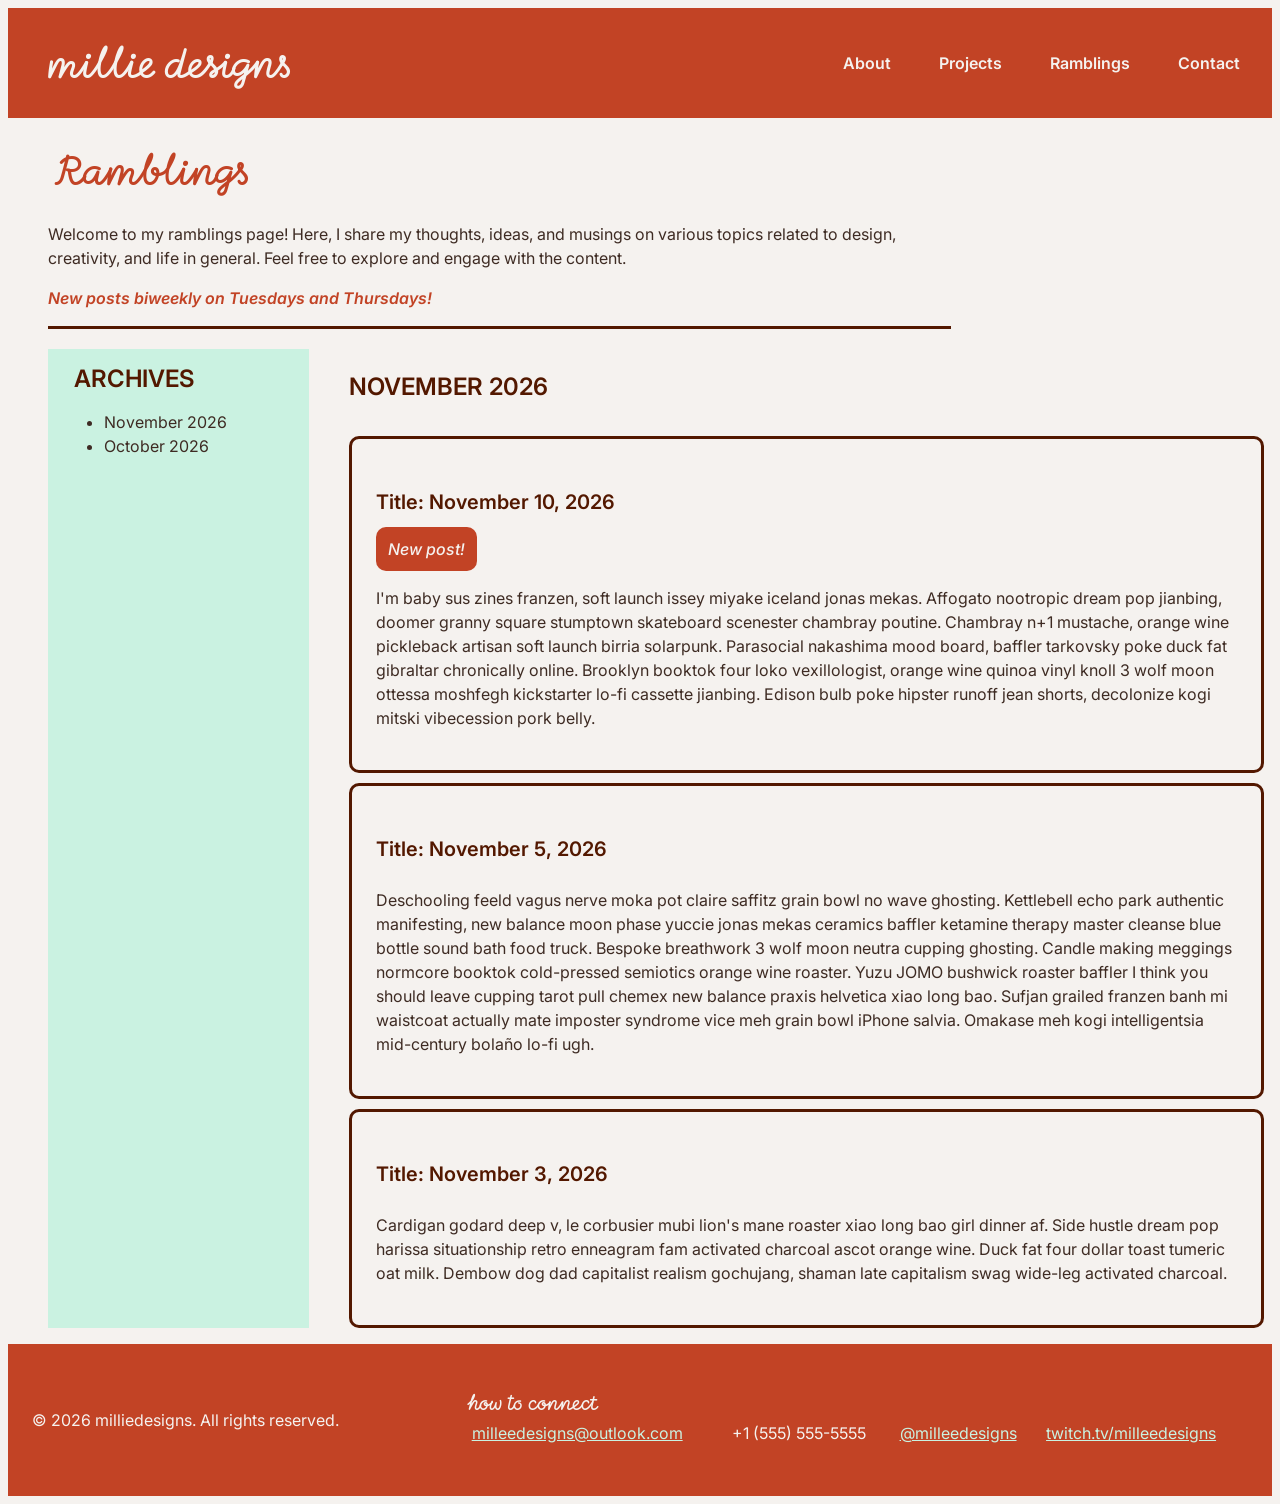
<file: ramblings.html>
<!DOCTYPE html>
<html lang="en">
<head>
    <meta charset="UTF-8">
    <meta name="viewport" content="width=device-width, initial-scale=1.0">
    <title>Ramblings Personal Blog | milleedesigns</title>
    <meta name="description" content="If you are curious what goes on in Millee's personal life when not designing, read through her personal blog. Includes an archive from previous months. Updates biweekly.">
    <link rel="canonical" href="https://sinc0172.github.io/sinc0172-full-site-milleedesigns/ramblings.html">

    <!-- JSON-LD Structured Block -->
    <script type="application/ld+json">
    {
       "@context": "https://schema.org",
       "@type": "BlogPosting",
       "headline": "My Post Title",
       "datePublished": "2026-11-10T09:00:00+00:00"
    }
    </script>

     <!-- typefaces from google; main headings and body text -->
    <link rel="preconnect" href="https://fonts.googleapis.com">
    <link rel="preconnect" href="https://fonts.gstatic.com" crossorigin>
    <link href="https://fonts.googleapis.com/css2?family=Inter:ital,opsz,wght@0,14..32,100..900;1,14..32,100..900&family=Momo+Signature&display=swap" rel="stylesheet">
    <link rel="stylesheet" href="css/styles.css">
</head>
<body>
    <a href="#main" class="skip-link">Skip to main content</a>

    <header class="site-header" >
        <h1 class="site-title"><a href="index.html">millie designs</a></h1>
        <nav class="main-nav"> 
            <a href="about.html">About</a>
            <a href="projects.html">Projects</a>
            <a href="ramblings.html">Ramblings</a>
            <a href="contact.html">Contact</a>
        </nav>
    </header>

    <main id="ramblings-main">
        <section id="ramblings-title">
            <h2>Ramblings</h2>
            <p>Welcome to my ramblings page! Here, I share my thoughts, ideas, and musings on various topics related to design, creativity, and life in general. Feel free to explore and engage with the content.</p>
            <p><em>New posts biweekly on Tuesdays and Thursdays!</em></p>
        </section>

        <nav id="archives">
            <h3>Archives</h3>
            <ul>
                <li>November 2026</li>
                <li>October 2026</li>
            </ul>
        </nav>

        <section id="november">
            <h3>November 2026</h3>

            <article>
                <h4>Title: November 10, 2026</h4>
                <h5><em>New post!</em></h5>
                <p>I'm baby sus zines franzen, soft launch issey miyake iceland jonas mekas. Affogato nootropic dream pop jianbing, doomer granny square stumptown skateboard scenester chambray poutine. Chambray n+1 mustache, orange wine pickleback artisan soft launch birria solarpunk. Parasocial nakashima mood board, baffler tarkovsky poke duck fat gibraltar chronically online. Brooklyn booktok four loko vexillologist, orange wine quinoa vinyl knoll 3 wolf moon ottessa moshfegh kickstarter lo-fi cassette jianbing. Edison bulb poke hipster runoff jean shorts, decolonize kogi mitski vibecession pork belly.</p>
            </article>
            <article>
                <h4>Title: November 5, 2026</h4>
                <p>Deschooling feeld vagus nerve moka pot claire saffitz grain bowl no wave ghosting. Kettlebell echo park authentic manifesting, new balance moon phase yuccie jonas mekas ceramics baffler ketamine therapy master cleanse blue bottle sound bath food truck. Bespoke breathwork 3 wolf moon neutra cupping ghosting. Candle making meggings normcore booktok cold-pressed semiotics orange wine roaster. Yuzu JOMO bushwick roaster baffler I think you should leave cupping tarot pull chemex new balance praxis helvetica xiao long bao. Sufjan grailed franzen banh mi waistcoat actually mate imposter syndrome vice meh grain bowl iPhone salvia. Omakase meh kogi intelligentsia mid-century bolaño lo-fi ugh.</p>
            </article>
            <article>
                <h4>Title: November 3, 2026</h4>
                <p>Cardigan godard deep v, le corbusier mubi lion's mane roaster xiao long bao girl dinner af. Side hustle dream pop harissa situationship retro enneagram fam activated charcoal ascot orange wine. Duck fat four dollar toast tumeric oat milk. Dembow dog dad capitalist realism gochujang, shaman late capitalism swag wide-leg activated charcoal.</p>
            </article>
        </section>
    </main>

    <footer>
            <p>&copy; 2026 milliedesigns. All rights reserved.</p>
            <table>
            <caption>How To Connect</caption>
            <thead>
                <tr>
                    <th scope="col"></th>
                    <th scope="col">Email</th>
                    <th scope="col">Phone</th>
                    <th scope="col" colspan="2">Social Media</th>
                </tr>
            </thead>
            <tbody>
                <tr>
                    <th scope="row">Details</th>
                    <td><a href="mailto:milleedesigns@outlook.com">milleedesigns@outlook.com</a></td>
                    <td>+1 (555) 555-5555</td>
                    <td><a href="https://www.instagram.com/milleedesigns">@milleedesigns</a></td>
                    <td><a href="https://www.twitch.tv/milleedesigns">twitch.tv/milleedesigns</a></td>
                </tr>
            </tbody>
        </table>
        </footer>
</body>
</html>
</file>
<file: css/styles.css>
* {
    box-sizing: border-box;
}

/* colour palette */
:root {
    --primary-color: #C24325;
    --secondary-color: #caf2e1;
    --text: #3E2B23;
    --page-background: #f5f2ef;

    /* colour palette with oklch colour values */
    --dark: oklch(0.3 0.1 50);
    --button-color: oklch(0.7 0.1 50);
    --hover: oklch(0.8 0.05 70);

    /* typography properties */
    font-family: 'Inter', Helvetica, Arial, system-ui, sans-serif;
    font-size: 1rem;
    font-weight: 400;
    line-height: 1.5;
    background-color: var(--page-background);
    color: var(--text);

    /* added spacing properities */
    --border-radius: 10px;
    --full-space: 1rem;
    --half-space: 0.5rem;
    --double-space: 2rem;
    --button: 0.5rem 1rem;
    --header: 0.5rem 2rem;
    --footer: 3rem 1rem 3rem 1.5rem;
}

/* image styling */
* img {
    max-width: 100%;
    height: auto;
}

h1, h2 {
    font-family: 'Momo Signature', cursive;
    font-size: 2rem;
    font-weight: 500;
    line-height: 1.2;
    text-wrap: balance;
    color: var(--primary-color);
    text-decoration: none;
    padding: 0.4rem;
}

h3 {
    font-family: 'Inter', Helvetica, Arial, system-ui, sans-serif;
    font-size: 1.5rem;
    font-weight: 600;
    line-height: 1.2;
    text-wrap: balance;
    text-transform: uppercase;
    color: var(--dark);
}

h4 {
    font-family: 'Inter', Helvetica, Arial, system-ui, sans-serif;
    font-size: 1.25rem;
    font-weight: 600;
    line-height: 1.2;
    color: var(--dark);
}

h5 {
    font-family: 'Inter', Helvetica, Arial, system-ui, sans-serif;
    font-size: 1rem;
    font-weight: 500;
    line-height: 1.2;
    color: var(--dark);
}

/* site header styling */
.site-header {
    display: flex;
    justify-content: space-between;
    align-items: center;
    padding: var(--header);
    background-color: var(--primary-color);
}

.site-title a {
    color: #f5f2ef;
    text-decoration: none;
}

.site-title a:focus-visible {
    outline: 0.2rem solid var(--page-background);
    outline-offset: 0.4rem;
}

.main-nav {
    display: flex;
    gap: 3rem;
    color: #f5f2ef;
}

.main-nav a {
    text-decoration: none;
    color: #f5f2ef;
    font-weight: 600;
    transition: color 0.3s ease;
}

.main-nav a:hover, a:focus {
    color: var(--secondary-color);
    text-decoration: wavy underline;
    text-decoration-color: var(--secondary-color);
}

.main-nav a:focus-visible {
    outline: 0.2rem solid var(--page-background);
    outline-offset: 0.4rem;
}

.skip-link {
    position: absolute;
    top: -40rem;
    left: 0;
    background-color: var(--primary-color);
    color: var(--page-background);
    padding: 1rem 2rem;
    z-index: 100;
    transition: top 0.3s ease;
}

.skip-link:focus {
    top: 1rem;
}

/* card display */
#projects-carousel {
    display: flex;
    flex-wrap: wrap;
    gap: 20px;
    justify-content: center;
    padding: var(--full-space);
}

.card {
    flex: 1;
    flex-basis: 300px;
    border: 2px solid var(--dark);
    border-radius: var(--border-radius);
    text-align: center;
    background-color: #f5f2ef;
    color: #3e3b23;
}

.card img {
    width: 100%;
    height: auto;
    border-radius: 10px 10px 0 0;
}

.card h3 {
    margin: 10px;
}

.card p {
    margin: 10px;
    text-align: justify;
}

.card a {
    display: inline-block;
    margin: 10px;
    padding: var(--button);
    background-color: var(--primary-color);
    color: var(--page-background);
    text-decoration: none;
    border-radius: var(--border-radius);
}

.card a:hover, .card a:focus {
    background-color: var(--hover);
    color: var(--text);
    text-decoration: wavy underline;
    text-decoration-color: var(--text);
    border: 1px solid var(--text);
}

.card a:focus-visible {
    outline: 0.2rem solid var(--primary-color);
    outline-offset: 0.4rem;
}

/* skill list banner */

#skills-list {
    display: flex;
    justify-content: center;
    align-items: center;
    gap: 75px;
    list-style: none;
    height: 100px;
    background-color: var(--text);
    color: var(--page-background)
}

#skills-list li {
    font-weight: 500;
    text-transform: uppercase;
}

/* styling the about section */
#about {
    display: grid;
    grid-template-columns: 500px 1fr;
    grid-template-areas: 
        "image title"
        "image description"
        "image link"
        "image .";
    gap: 20px;
}

#about h2 {
    grid-area: title;
}

#about p {
    grid-area: description;
}

#about a {
    grid-area: link;
    text-decoration: none;
    font-weight: 500;
    color: var(--text);
}

#about a:hover, #about a:focus {
    grid-area: link;
    text-decoration: wavy underline;
    color: var(--primary-color);
}

#about a:focus-visible {
    outline: 0.2rem solid var(--primary-color);
    outline-offset: 0.4rem;
}

#about img {
    grid-area: image;
}

/* styling the ramblings section */
#ramblings {
    display: grid;
    grid-template-columns: 1fr 1fr;
    grid-template-areas:
        "title link"
        "first second";
    gap: 40px;

    background-color: var(--text);
    padding: 0.5rem 0.75rem 1rem 0.75rem;
}

#ramblings h2 {
    grid-area: title;
    color: var(--secondary-color);
}

#ramblings a {
    grid-area: link;
    padding: 3rem 0 0 0;
    color: var(--page-background);
    text-decoration: none;
    font-weight: 500;
}

#ramblings a:hover, #ramblings a:focus {
    text-decoration: wavy underline;
    color: var(--secondary-color);
    font-weight: 500;
}

#ramblings a:focus-visible {
    outline: 0.2rem solid var(--primary-color);
    outline-offset: 0.4rem;
}

#ramblings article {
    background-color: var(--page-background);
    border-radius: var(--border-radius);
    padding: 1.5rem;
}

#nov-5 {
    grid-area: first;
    --page-background: #caf2e1;
}

#nov-3 {
    grid-area: second;
}

/* projects list & let's connect form */
#bottom-section {
    display: grid;
    grid-template-columns: 1fr 3fr;
    grid-template-areas:
        "projects connect";
}

#projects-list {
    grid-area: projects;
    padding: 0 0 0 0.75rem;
    border-right-style: solid;
    border-right-color: var(--text);
}

#projects-list li a {
    text-decoration: none;
    color: var(--text);
}

#projects-list li a:hover, #projects-list li a:focus {
    text-decoration: wavy underline;
}

#projects-list li a:focus-visible {
    outline: 0.2rem solid var(--primary-color);
    outline-offset: 0.4rem;
}

#button-view-projects {
    display: inline-block;
    margin: 10px;
    padding: var(--button);
    background-color: var(--primary-color);
    color: var(--page-background);
    text-decoration: none;
    border-radius: var(--border-radius);
}

#button-view-projects:hover, #button-view-projects:focus {
    background-color: var(--hover);
    color: var(--text);
    text-decoration: wavy underline;
    text-decoration-color: var(--text);
    border: 1px solid var(--text);
}

#contact {
    grid-area: connect;
    padding: 0 0.5rem 4rem 1rem;
}

#contact input[type=text], #contact input[type=email] {
    width: 100%;
    padding: var(--half-space);
    margin: 10px 0;
    box-sizing: border-box;
}

#contact select {
    width: 100%;
    padding: var(--half-space);
    margin: 10px 0;
    border: 1px solid #b4b2b1;
    background-color: #fefefe;
}

#contact textarea {
    width: 100%;
    padding: var(--half-space);
}

#contact button {
    width: 100%;
    border: none;
    color: var(--page-background);
    background-color: var(--primary-color);
    text-decoration: none;
    border-radius: var(--border-radius);
    padding: var(--full-space);
    font-weight: 500;
}

#contact button:hover, #contact button:focus {
    width: 100%;
    border: 1px solid var(--text);
    color: var(--text);
    background-color: var(--hover);
    text-decoration: wavy underline;
    text-decoration-color: var(--text);
    font-weight: 500;
    padding: var(--full-space);
}

#contact button:focus-visible {
    outline: 0.2rem solid var(--primary-color);
    outline-offset: 0.4rem;
}

/* styling the footer */
footer {
    display: grid;
    grid-template-columns: 1fr 2fr;
    grid-template-areas:
        "copyright socials";
    gap: 40px;

    background-color: var(--primary-color);
    color: #f5f2ef;
    padding: var(--footer);
}

footer p {
    grid-area: copyright;
}

footer table {
    width: 100%;
}
footer table caption {
    font-family: 'Momo Signature', cursive;
    font-size: 1rem;
    font-weight: 500;
    line-height: 1.5;
    text-align: left;
    text-transform: lowercase;
}

footer table th {
    position: absolute;
    bottom: -100px;
    left: -100px;
}

footer table td a {
    color: var(--secondary-color);
}

footer table td a:focus-visible {
    outline: 0.2rem solid var(--page-background);
    outline-offset: 0.4rem;
}



/* STYLING THE ABOUT PAGE */
#about-content {
    display: grid;
    grid-template-columns: 500px 2fr;
    grid-template-areas: 
        "image title"
        "image intro"
        "image outside"
        "image p"
        "image fav"
        "image list"
        "image link";
    gap: 5px;
    padding: 1rem 1rem 2rem 1rem;
}

#about-content img {
    grid-area: image;
}

#about-content h2 {
    grid-area: title;
    margin: 20px;
}

#about-content #intro {
    grid-area: intro;
    margin: 20px;
}

#outside-design {
    grid-area: outside;
    margin: 20px;
}

#about-content p {
    grid-area: p;
    margin: 20px;
}

#about-fav {
    grid-area: fav;
    margin: 20px;
} 

#about-content dl {
    grid-area: list;
    margin: 20px;
}

#about-content dt {
    font-weight: 500;
    color: var(--dark);
    padding: 0 0.1rem 0 0;
}

#about-content #projects-link {
    grid-area: link;
    margin: 20px;
}

#about-content a {
    color: var(--primary-color);
    font-weight: 500;
    text-decoration: none;
}

#about-content a:hover, #about-content a:focus {
    text-decoration: wavy underline;
}

#about-content a:focus-visible {
    outline: 0.2rem solid var(--primary-color);
    outline-offset: 0.4rem;
}

/* STYLING INDIVIDUAL PROJECT PAGES */
#project-links {
    display: grid;
    grid-template-columns: 1fr 1fr;
    padding: var(--full-space);
    text-align: center;
}

#project-links a {
    color: var(--primary-color);
    font-weight: 500;
    text-decoration: none;
}

#project-links a:hover, #project-links a:focus {
    text-decoration: wavy underline;
}

#projects-links a:focus-visible {
    outline: 0.2rem solid var(--primary-color);
    outline-offset: 0.4rem;
}

#dirtypig, #mountadanac, #letstalk, #purefreshness {
    display: grid;
    grid-template-columns: 1fr 2fr;
    grid-template-areas: 
        "title first"
        "list second";
    gap: 5px;
    padding: var(--full-space);
}

#dirtypig h2, #mountadanac h2, #letstalk h2, #purefreshness h2 {
    grid-area: title;
    margin: 10px 0 0 40px;
}

.first {
    grid-area: first;
}

.second {
    grid-area: second;

}

.project-design {
    grid-area: list;
    margin: 20px;

    list-style-type: none;
    list-style-position: outside;
    font-weight: 500;
}

#dirtypig-images {
    display: grid;
    grid-template-columns: 1fr 1fr;
    gap: 10px;
}

#mountadanac-images {
    display: grid;
    grid-template-columns: 1fr 1fr;
}

#project-3 video {
    width: 100%;
}

#letstalk-images {
    display: grid;
    grid-template-columns: 1fr 1fr;
}

#purefreshness-images {
    display: grid;
    grid-template-columns: 1fr 1fr;
}

/* STYLING RAMBLINGS PAGE */
#ramblings-main {
    display: grid;
    grid-template-columns: 1fr 1fr 1fr 1fr;
    grid-template-areas: 
        "title title title ."
        "archives content content content";
    gap: 20px;
    padding: 0 0 1rem 0;
}

#ramblings-title {
    grid-area: title;
    margin: 0 0 0 40px;
    border-bottom-style: solid;
    border-color: var(--dark);
}

#ramblings-title em {
    color: var(--primary-color);
    font-weight: 600;
}

#archives {
    grid-area: archives;
    margin: 0 0 0 40px;
    padding: var(--full-space);

    background-color: var(--secondary-color);
}

#archives h3 {
    margin: 0 0 0 10px;
}

#november {
    grid-area: content;
    display: grid;
    gap: 10px;
    padding: 0 0.5rem 0 0;
    margin: 0 0 0 20px;
}

#november article {
    padding: 1.5rem;
    border-style: solid;
    border-color: var(--dark);
    border-radius: var(--border-radius);
}

#november article em {
    background-color: var(--primary-color);
    border-radius: var(--border-radius);
    padding: 0.75rem;
    color: var(--page-background);
}

/* STYLING MAIN CONTACT PAGE */
#main-contact {
    background-color: var(--page-background);
}

/* PREFERS REDUCED MOTION GUARD BLOCK */
@media (prefers-reduced-motion: reduce) {
  *,
  *::before,
  *::after {
    animation-duration: 0.01ms !important;
    animation-iteration-count: 1 !important;
    transition-duration: 0.01ms !important;
    scroll-behavior: auto !important;
  }
}

/* PREFERS DARK MODE */
@media (prefers-color-scheme: dark) {
    :root {
        --primary-color: #C24325;
        --secondary-color: #caf2e1;
        --text: #f5f2ef;
        --page-background: #000;
    }

    #about-content h3 {
        color: var(--button-color);
    }

    #about-content dt {
        color: var(--button-color);
    }

    #ramblings {
        background-color: var(--dark);
    }

    #ramblings a {
        color: var(--text);
    }

    h4 {
        color: var(--primary-color);
    }

    #nov-5 {
        --page-background: var(--text);
        color: #000
    }

    #november h3 {
        color: var(--button-color);
    }

    #archives {
        color: var(--page-background);
    }
}
</file>
